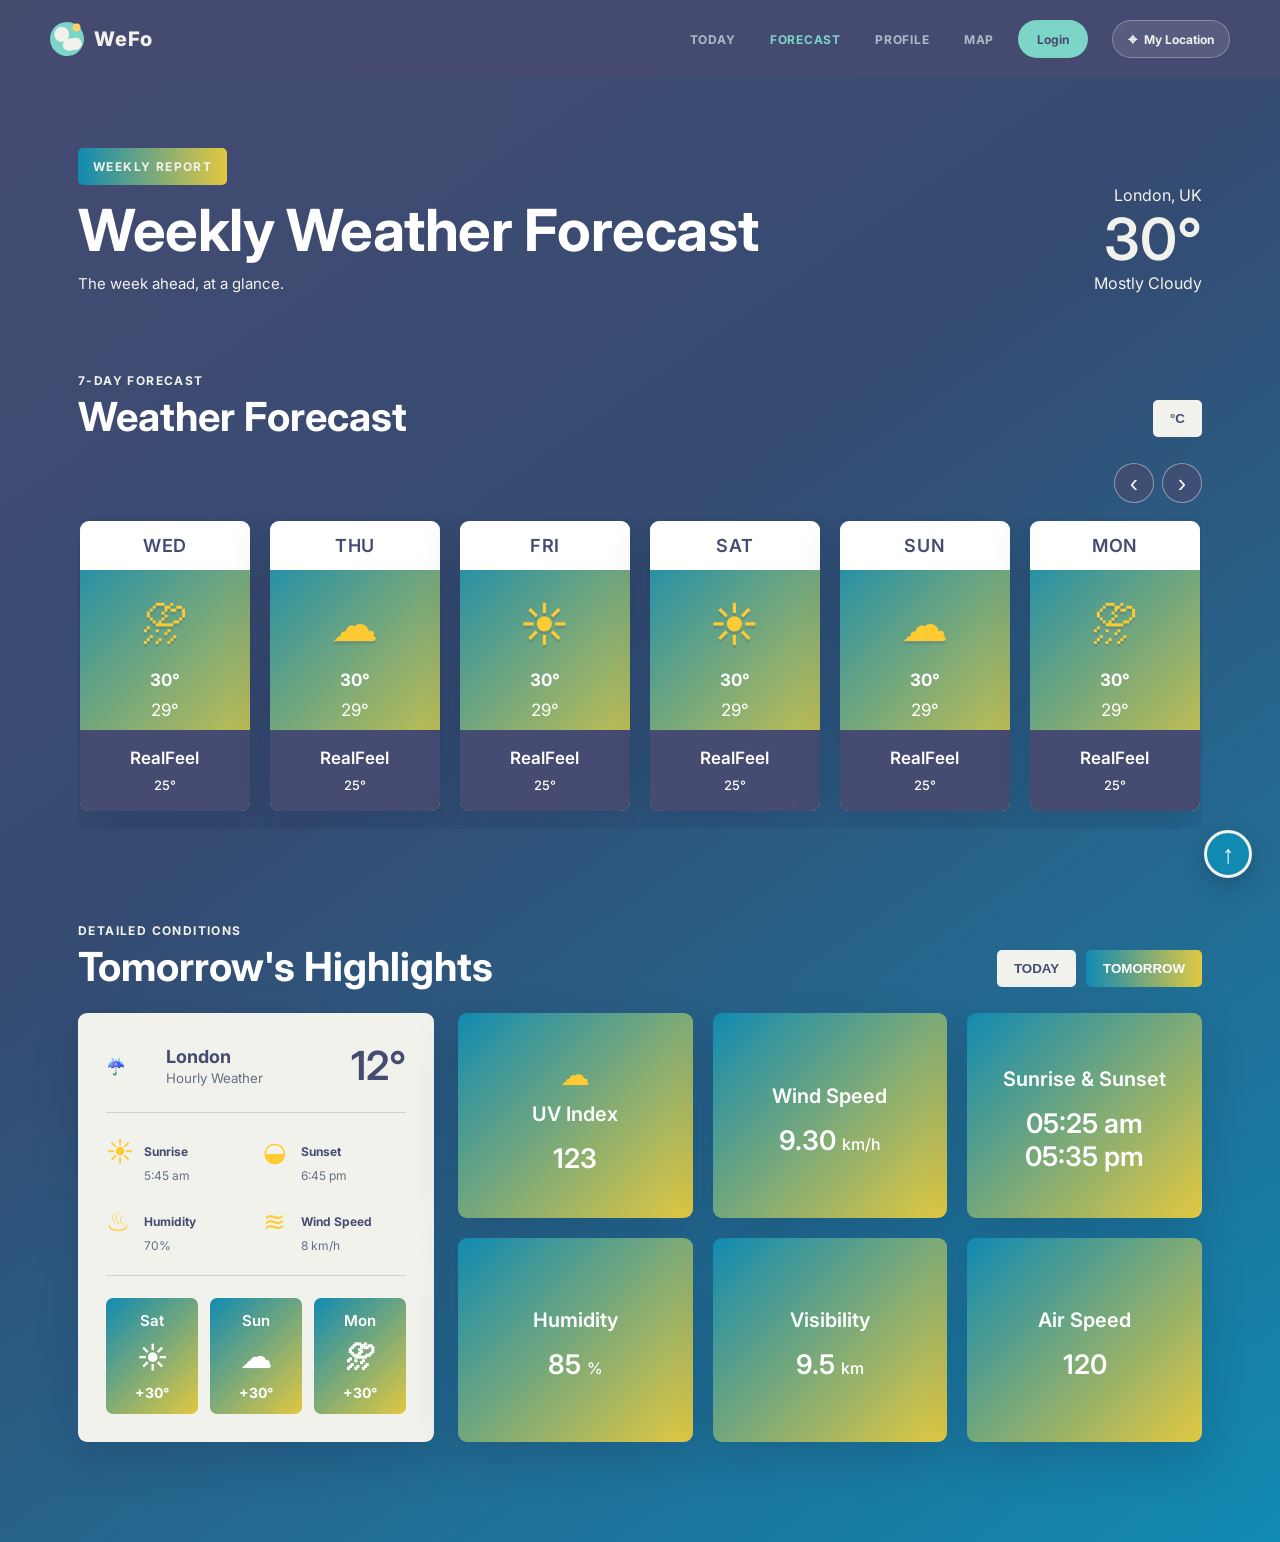
<file: forecast.html>
<!doctype html>
<html lang="en">

<head>
    <meta charset="UTF-8">
    <meta name="viewport" content="width=device-width, initial-scale=1.0">

    <title>WeFo | Weather Forecast</title>

    <link rel="stylesheet" href="forecast.css">
</head>

<body>

    <div class="weather-shell">

        <!-- ================= HEADER ================= -->

        <header class="site-header">

            <a class="brand" href="home.html" aria-label="Weather WeFo home">

                <span class="brand-mark" aria-hidden="true">
                    <span></span>
                </span>

                <span>WeFo</span>

            </a>


            <nav class="main-nav" aria-label="Main navigation">

                <a href="home.html">
                    Today
                </a>

                <a class="active" href="forecast.html">
                    Forecast
                </a>

                <a href="profile.html">
                    Profile
                </a>

                <a href="map.html">
                    Map
                </a>

            </nav>


            <a class="login-button" href="login.html">
                Login
            </a>


            <button class="location-button" type="button">

                <span aria-hidden="true">
                    ⌖
                </span>

                My Location

            </button>

        </header>


        <!-- ================= MAIN ================= -->

        <main id="top" class="page-shell">


            <!-- ================= HERO ================= -->

            <section
                class="hero"
                aria-labelledby="forecast-title"
            >

                <div class="hero-copy">

                    <span class="eyebrow">
                        Weekly Report
                    </span>

                    <h1 id="forecast-title">
                        Weekly Weather Forecast
                    </h1>

                    <p>
                        The week ahead, at a glance.
                    </p>

                </div>


                <div class="hero-meta">

                    <span>
                        London, UK
                    </span>

                    <strong>
                        30°
                    </strong>

                    <span>
                        Mostly Cloudy
                    </span>

                </div>

            </section>



            <!-- ================= WEEKLY FORECAST ================= -->

            <section
                class="forecast-section"
                id="forecast"
                aria-labelledby="weekly-title"
            >

                <div class="section-heading">

                    <div>

                        <span class="section-kicker">
                            7-Day Forecast
                        </span>

                        <h2 id="weekly-title">
                            Weather Forecast
                        </h2>

                    </div>


                    <button
                        class="unit-button"
                        type="button"
                    >
                        °C
                    </button>

                </div>


                <div
                    class="carousel-controls"
                    aria-label="Weekly forecast controls"
                >

                    <button
                        class="carousel-button"
                        type="button"
                        data-direction="prev"
                        aria-label="Previous days"
                    >
                        ‹
                    </button>

                    <button
                        class="carousel-button"
                        type="button"
                        data-direction="next"
                        aria-label="Next days"
                    >
                        ›
                    </button>

                </div>


                <div
                    class="forecast-grid"
                    id="forecast-carousel"
                >


                    <!-- Wednesday -->

                    <article class="forecast-card">

                        <h3>
                            WED
                        </h3>

                        <div class="weather-symbol">
                            ⛈
                        </div>

                        <strong>
                            30°
                        </strong>

                        <span>
                            29°
                        </span>

                        <footer>
                            RealFeel
                            <b>
                                25°
                            </b>
                        </footer>

                    </article>


                    <!-- Thursday -->

                    <article class="forecast-card">

                        <h3>
                            THU
                        </h3>

                        <div class="weather-symbol">
                            ☁
                        </div>

                        <strong>
                            30°
                        </strong>

                        <span>
                            29°
                        </span>

                        <footer>
                            RealFeel
                            <b>
                                25°
                            </b>
                        </footer>

                    </article>


                    <!-- Friday -->

                    <article class="forecast-card">

                        <h3>
                            FRI
                        </h3>

                        <div class="weather-symbol">
                            ☀
                        </div>

                        <strong>
                            30°
                        </strong>

                        <span>
                            29°
                        </span>

                        <footer>
                            RealFeel
                            <b>
                                25°
                            </b>
                        </footer>

                    </article>


                    <!-- Saturday -->

                    <article class="forecast-card">

                        <h3>
                            SAT
                        </h3>

                        <div class="weather-symbol">
                            ☀
                        </div>

                        <strong>
                            30°
                        </strong>

                        <span>
                            29°
                        </span>

                        <footer>
                            RealFeel
                            <b>
                                25°
                            </b>
                        </footer>

                    </article>


                    <!-- Sunday -->

                    <article class="forecast-card">

                        <h3>
                            SUN
                        </h3>

                        <div class="weather-symbol">
                            ☁
                        </div>

                        <strong>
                            30°
                        </strong>

                        <span>
                            29°
                        </span>

                        <footer>
                            RealFeel
                            <b>
                                25°
                            </b>
                        </footer>

                    </article>


                    <!-- Monday -->

                    <article class="forecast-card">

                        <h3>
                            MON
                        </h3>

                        <div class="weather-symbol">
                            ⛈
                        </div>

                        <strong>
                            30°
                        </strong>

                        <span>
                            29°
                        </span>

                        <footer>
                            RealFeel
                            <b>
                                25°
                            </b>
                        </footer>

                    </article>

                </div>

            </section>



            <!-- ================= HIGHLIGHTS ================= -->

            <section
                class="highlights"
                id="insights"
                aria-labelledby="highlights-title"
            >

                <div class="section-heading">

                    <div>

                        <span class="section-kicker">
                            Detailed Conditions
                        </span>

                        <h2 id="highlights-title">
                            Tomorrow's Highlights
                        </h2>

                    </div>


                    <div class="tabs">

                        <button type="button">
                            TODAY
                        </button>

                        <button
                            class="selected"
                            type="button"
                        >
                            TOMORROW
                        </button>

                    </div>

                </div>



                <div class="highlight-layout">


                    <!-- ================= DAILY SUMMARY ================= -->

                    <article class="daily-summary">

                        <div class="summary-top">

                            <div>

                                <span class="weather-symbol small">
                                    ☔
                                </span>

                                <strong>
                                    London
                                </strong>

                                <small>
                                    Hourly Weather
                                </small>

                            </div>

                            <b>
                                12°
                            </b>

                        </div>


                        <hr>


                        <div class="summary-items">

                            <span>

                                ☀

                                <b>
                                    Sunrise
                                </b>

                                <small>
                                    5:45 am
                                </small>

                            </span>


                            <span>

                                ◒

                                <b>
                                    Sunset
                                </b>

                                <small>
                                    6:45 pm
                                </small>

                            </span>


                            <span>

                                ♨

                                <b>
                                    Humidity
                                </b>

                                <small>
                                    70%
                                </small>

                            </span>


                            <span>

                                ≋

                                <b>
                                    Wind Speed
                                </b>

                                <small>
                                    8 km/h
                                </small>

                            </span>

                        </div>


                        <hr>


                        <div class="mini-days">

                            <span>

                                Sat

                                <b>
                                    ☀
                                </b>

                                <strong>
                                    +30°
                                </strong>

                            </span>


                            <span>

                                Sun

                                <b>
                                    ☁
                                </b>

                                <strong>
                                    +30°
                                </strong>

                            </span>


                            <span>

                                Mon

                                <b>
                                    ⛈
                                </b>

                                <strong>
                                    +30°
                                </strong>

                            </span>

                        </div>

                    </article>



                    <!-- ================= METRICS ================= -->

                    <div class="metric-grid">


                        <article>

                            <span>
                                ☁
                            </span>

                            <h3>
                                UV Index
                            </h3>

                            <b>
                                123
                            </b>

                        </article>


                        <article>

                            <h3>
                                Wind Speed
                            </h3>

                            <b>
                                9.30
                                <small>
                                    km/h
                                </small>
                            </b>

                        </article>


                        <article>

                            <h3>
                                Sunrise &amp; Sunset
                            </h3>

                            <b>
                                05:25 am
                                <br>
                                05:35 pm
                            </b>

                        </article>


                        <article>

                            <h3>
                                Humidity
                            </h3>

                            <b>
                                85
                                <small>
                                    %
                                </small>
                            </b>

                        </article>


                        <article>

                            <h3>
                                Visibility
                            </h3>

                            <b>
                                9.5
                                <small>
                                    km
                                </small>
                            </b>

                        </article>


                        <article>

                            <h3>
                                Air Speed
                            </h3>

                            <b>
                                120
                            </b>

                        </article>

                    </div>

                </div>

            </section>

        </main>



        <!-- ================= BACK TO TOP ================= -->

        <button
            class="back-top"
            type="button"
            aria-label="Back to top"
        >
            ↑
        </button>

    </div>
</body>

</html>
</file>
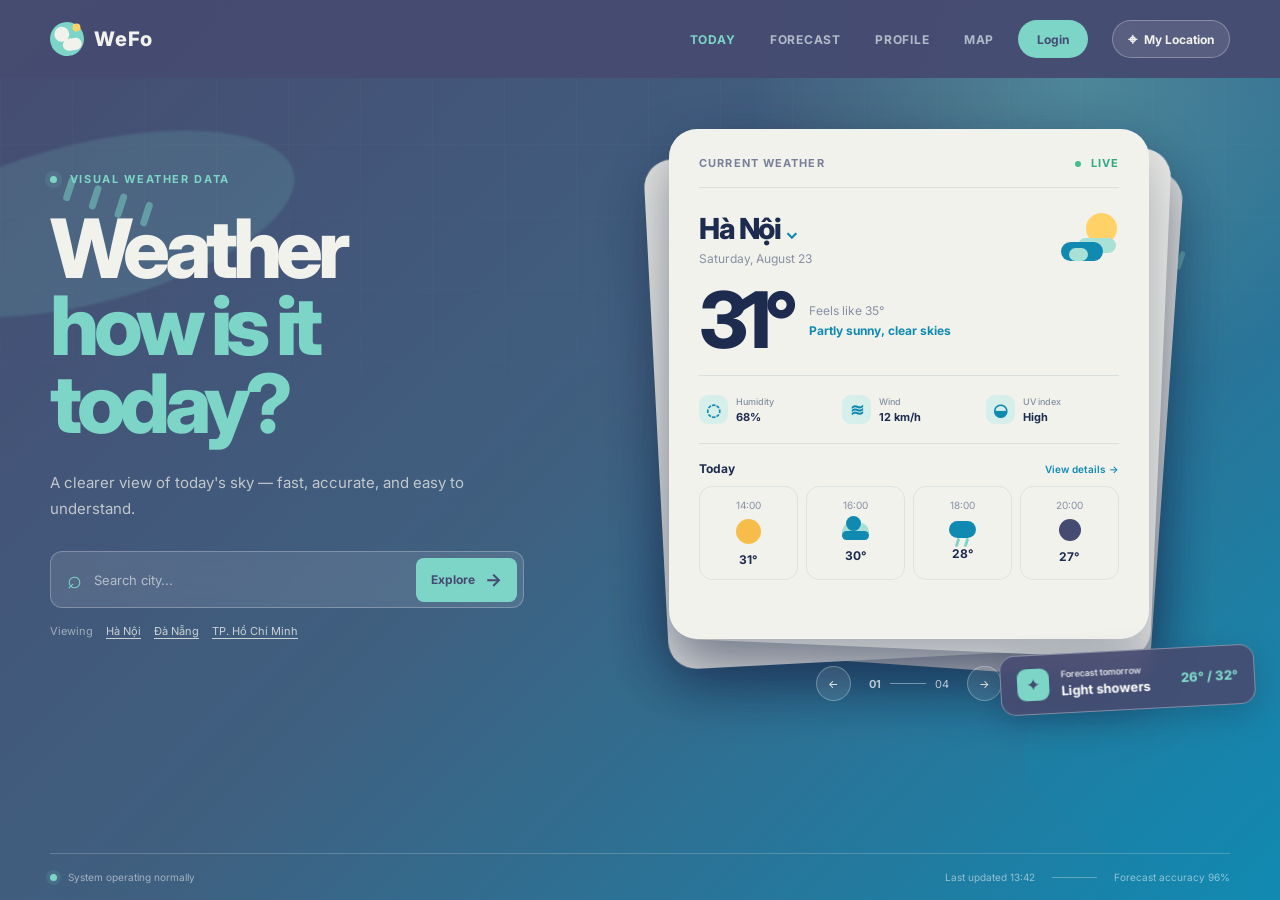
<file: home.html>
<!DOCTYPE html>
<html lang="en">

<head>

    <meta charset="UTF-8">

    <meta
        name="viewport"
        content="width=device-width, initial-scale=1.0"
    >

    <title>WeFo | Today</title>

    <link rel="stylesheet" href="home.css">

</head>


<body>

<div class="weather-shell">

    <div class="ambient ambient-one" aria-hidden="true"></div>
    <div class="ambient ambient-two" aria-hidden="true"></div>


    <div class="rain rain-one" aria-hidden="true">
        <i></i>
        <i></i>
        <i></i>
        <i></i>
    </div>


    <div class="rain rain-two" aria-hidden="true">
        <i></i>
        <i></i>
        <i></i>
    </div>



    <!-- ================= HEADER / TASKBAR ================= -->

    <header class="site-header">

        <a
            class="brand"
            href="home.html"
            aria-label="Weather WeFo home"
        >

            <span
                class="brand-mark"
                aria-hidden="true"
            >
                <span></span>
            </span>

            <span>
                WeFo
            </span>

        </a>


        <nav
            class="main-nav"
            aria-label="Main navigation"
        >

            <a
                class="active"
                href="home.html"
            >
                Today
            </a>

            <a href="forecast.html">
                Forecast
            </a>

            <a href="profile.html">
                Profile
            </a>

            <a href="map.html">
                Map
            </a>

        </nav>


        <a
            class="login-button"
            href="login.html"
        >
            Login
        </a>


        <button
            class="location-button"
            type="button"
            id="location-button"
        >

            <span aria-hidden="true">
                ⌖
            </span>

            My Location

        </button>

    </header>



    <!-- ================= MAIN ================= -->

    <main
        id="top"
        class="hero"
    >


        <!-- ================= LEFT CONTENT ================= -->

        <section
            class="hero-copy"
            aria-labelledby="hero-title"
        >

            <p class="eyebrow">

                <span class="eyebrow-dot"></span>

                Visual Weather Data

            </p>


            <h1 id="hero-title">

                Weather<br>

                <em>
                    how is it today?
                </em>

            </h1>


            <p class="hero-description">

                A clearer view of today's sky —
                fast, accurate, and easy to understand.

            </p>



            <!-- ================= SEARCH ================= -->

            <form
                class="search-form"
                id="search-form"
            >

                <span
                    class="search-icon"
                    aria-hidden="true"
                >
                    ⌕
                </span>


                <label
                    class="sr-only"
                    for="city"
                >
                    Search city
                </label>


                <input
                    id="city"
                    name="city"
                    type="text"
                    placeholder="Search city..."
                    autocomplete="off"
                >


                <button type="submit">

                    Explore

                    <span aria-hidden="true">
                        →
                    </span>

                </button>

            </form>



            <!-- ================= QUICK CITIES ================= -->

            <div
                class="quick-cities"
                aria-label="Popular cities"
            >

                <span>
                    Viewing
                </span>


                <button
                    type="button"
                    data-city="Hà Nội"
                >
                    Hà Nội
                </button>


                <button
                    type="button"
                    data-city="Đà Nẵng"
                >
                    Đà Nẵng
                </button>


                <button
                    type="button"
                    data-city="TP. Hồ Chí Minh"
                >
                    TP. Hồ Chí Minh
                </button>

            </div>

        </section>



        <!-- ================= WEATHER CAROUSEL ================= -->

        <section
            class="weather-visual"
            id="forecast"
            aria-label="Weather list"
        >

            <div class="card-stack">


                <!-- ================= CARD 1 ================= -->

                <article
                    class="weather-card is-active"
                    data-city="Hà Nội"
                >

                    <div class="card-topline">

                        <span>
                            Current weather
                        </span>


                        <span class="live">

                            <i></i>

                            Live

                        </span>

                    </div>



                    <div class="place-row">

                        <div>

                            <p class="place">

                                Hà Nội

                                <span aria-hidden="true">
                                    ⌄
                                </span>

                            </p>


                            <p class="date">
                                Saturday, August 23
                            </p>

                        </div>


                        <div
                            class="weather-icon sun-cloud"
                            aria-label="Partly sunny"
                        >
                            <span></span>
                        </div>

                    </div>



                    <div class="temperature-row">

                        <strong>
                            31°
                        </strong>


                        <div>

                            <p>
                                Feels like 35°
                            </p>


                            <p class="condition">
                                Partly sunny, clear skies
                            </p>

                        </div>

                    </div>



                    <div class="metrics">


                        <div>

                            <span class="metric-icon">
                                ◌
                            </span>


                            <p>

                                <b>
                                    Humidity
                                </b>

                                <strong>
                                    68%
                                </strong>

                            </p>

                        </div>



                        <div>

                            <span class="metric-icon">
                                ≋
                            </span>


                            <p>

                                <b>
                                    Wind
                                </b>

                                <strong>
                                    12 km/h
                                </strong>

                            </p>

                        </div>



                        <div>

                            <span class="metric-icon">
                                ◒
                            </span>


                            <p>

                                <b>
                                    UV index
                                </b>

                                <strong>
                                    High
                                </strong>

                            </p>

                        </div>

                    </div>



                    <div class="hourly-heading">

                        <span>
                            Today
                        </span>


                        <a href="forecast.html">
                            View details →
                        </a>

                    </div>



                    <div class="hourly-list">

                        <div>

                            <span>
                                14:00
                            </span>

                            <b class="mini-sun"></b>

                            <strong>
                                31°
                            </strong>

                        </div>


                        <div>

                            <span>
                                16:00
                            </span>

                            <b class="mini-cloud"></b>

                            <strong>
                                30°
                            </strong>

                        </div>


                        <div>

                            <span>
                                18:00
                            </span>

                            <b class="mini-rain"></b>

                            <strong>
                                28°
                            </strong>

                        </div>


                        <div>

                            <span>
                                20:00
                            </span>

                            <b class="mini-moon"></b>

                            <strong>
                                27°
                            </strong>

                        </div>

                    </div>

                </article>



                <!-- ================= CARD 2 ================= -->

                <article
                    class="weather-card"
                    data-city="Đà Nẵng"
                >

                    <div class="card-topline">

                        <span>
                            Current weather
                        </span>


                        <span class="live">

                            <i></i>

                            Live

                        </span>

                    </div>



                    <div class="place-row">

                        <div>

                            <p class="place">

                                Đà Nẵng

                                <span aria-hidden="true">
                                    ⌄
                                </span>

                            </p>


                            <p class="date">
                                Saturday, August 23
                            </p>

                        </div>


                        <div
                            class="weather-icon sun-cloud"
                            aria-label="Partly sunny"
                        >
                            <span></span>
                        </div>

                    </div>



                    <div class="temperature-row">

                        <strong>
                            33°
                        </strong>


                        <div>

                            <p>
                                Feels like 37°
                            </p>


                            <p class="condition">
                                Sunny, clear skies
                            </p>

                        </div>

                    </div>



                    <div class="metrics">

                        <div>

                            <span class="metric-icon">
                                ◌
                            </span>


                            <p>

                                <b>
                                    Humidity
                                </b>

                                <strong>
                                    62%
                                </strong>

                            </p>

                        </div>


                        <div>

                            <span class="metric-icon">
                                ≋
                            </span>


                            <p>

                                <b>
                                    Wind
                                </b>

                                <strong>
                                    15 km/h
                                </strong>

                            </p>

                        </div>


                        <div>

                            <span class="metric-icon">
                                ◒
                            </span>


                            <p>

                                <b>
                                    UV index
                                </b>

                                <strong>
                                    Very High
                                </strong>

                            </p>

                        </div>

                    </div>



                    <div class="hourly-heading">

                        <span>
                            Today
                        </span>


                        <a href="forecast.html">
                            View details →
                        </a>

                    </div>



                    <div class="hourly-list">

                        <div>

                            <span>
                                14:00
                            </span>

                            <b class="mini-sun"></b>

                            <strong>
                                33°
                            </strong>

                        </div>


                        <div>

                            <span>
                                16:00
                            </span>

                            <b class="mini-sun"></b>

                            <strong>
                                32°
                            </strong>

                        </div>


                        <div>

                            <span>
                                18:00
                            </span>

                            <b class="mini-cloud"></b>

                            <strong>
                                30°
                            </strong>

                        </div>


                        <div>

                            <span>
                                20:00
                            </span>

                            <b class="mini-moon"></b>

                            <strong>
                                28°
                            </strong>

                        </div>

                    </div>

                </article>



                <!-- ================= CARD 3 ================= -->

                <article
                    class="weather-card"
                    data-city="TP. Hồ Chí Minh"
                >

                    <div class="card-topline">

                        <span>
                            Current weather
                        </span>


                        <span class="live">

                            <i></i>

                            Live

                        </span>

                    </div>



                    <div class="place-row">

                        <div>

                            <p class="place">

                                TP. Hồ Chí Minh

                                <span aria-hidden="true">
                                    ⌄
                                </span>

                            </p>


                            <p class="date">
                                Saturday, August 23
                            </p>

                        </div>


                        <div
                            class="weather-icon sun-cloud"
                            aria-label="Cloudy"
                        >
                            <span></span>
                        </div>

                    </div>



                    <div class="temperature-row">

                        <strong>
                            30°
                        </strong>


                        <div>

                            <p>
                                Feels like 34°
                            </p>


                            <p class="condition">
                                Cloudy, chance of rain
                            </p>

                        </div>

                    </div>



                    <div class="metrics">

                        <div>

                            <span class="metric-icon">
                                ◌
                            </span>


                            <p>

                                <b>
                                    Humidity
                                </b>

                                <strong>
                                    76%
                                </strong>

                            </p>

                        </div>


                        <div>

                            <span class="metric-icon">
                                ≋
                            </span>


                            <p>

                                <b>
                                    Wind
                                </b>

                                <strong>
                                    10 km/h
                                </strong>

                            </p>

                        </div>


                        <div>

                            <span class="metric-icon">
                                ◒
                            </span>


                            <p>

                                <b>
                                    UV index
                                </b>

                                <strong>
                                    High
                                </strong>

                            </p>

                        </div>

                    </div>



                    <div class="hourly-heading">

                        <span>
                            Today
                        </span>


                        <a href="forecast.html">
                            View details →
                        </a>

                    </div>



                    <div class="hourly-list">

                        <div>

                            <span>
                                14:00
                            </span>

                            <b class="mini-cloud"></b>

                            <strong>
                                30°
                            </strong>

                        </div>


                        <div>

                            <span>
                                16:00
                            </span>

                            <b class="mini-rain"></b>

                            <strong>
                                29°
                            </strong>

                        </div>


                        <div>

                            <span>
                                18:00
                            </span>

                            <b class="mini-rain"></b>

                            <strong>
                                28°
                            </strong>

                        </div>


                        <div>

                            <span>
                                20:00
                            </span>

                            <b class="mini-moon"></b>

                            <strong>
                                27°
                            </strong>

                        </div>

                    </div>

                </article>



                <!-- ================= CARD 4 ================= -->

                <article
                    class="weather-card"
                    data-city="Tokyo"
                >

                    <div class="card-topline">

                        <span>
                            Current weather
                        </span>


                        <span class="live">

                            <i></i>

                            Live

                        </span>

                    </div>



                    <div class="place-row">

                        <div>

                            <p class="place">

                                Tokyo

                                <span aria-hidden="true">
                                    ⌄
                                </span>

                            </p>


                            <p class="date">
                                Saturday, August 23
                            </p>

                        </div>


                        <div
                            class="weather-icon sun-cloud"
                            aria-label="Partly sunny"
                        >
                            <span></span>
                        </div>

                    </div>



                    <div class="temperature-row">

                        <strong>
                            29°
                        </strong>


                        <div>

                            <p>
                                Feels like 32°
                            </p>


                            <p class="condition">
                                Mostly cloudy, dry
                            </p>

                        </div>

                    </div>



                    <div class="metrics">

                        <div>

                            <span class="metric-icon">
                                ◌
                            </span>


                            <p>

                                <b>
                                    Humidity
                                </b>

                                <strong>
                                    58%
                                </strong>

                            </p>

                        </div>


                        <div>

                            <span class="metric-icon">
                                ≋
                            </span>


                            <p>

                                <b>
                                    Wind
                                </b>

                                <strong>
                                    9 km/h
                                </strong>

                            </p>

                        </div>


                        <div>

                            <span class="metric-icon">
                                ◒
                            </span>


                            <p>

                                <b>
                                    UV index
                                </b>

                                <strong>
                                    Moderate
                                </strong>

                            </p>

                        </div>

                    </div>



                    <div class="hourly-heading">

                        <span>
                            Today
                        </span>


                        <a href="forecast.html">
                            View details →
                        </a>

                    </div>



                    <div class="hourly-list">

                        <div>

                            <span>
                                14:00
                            </span>

                            <b class="mini-sun"></b>

                            <strong>
                                29°
                            </strong>

                        </div>


                        <div>

                            <span>
                                16:00
                            </span>

                            <b class="mini-cloud"></b>

                            <strong>
                                28°
                            </strong>

                        </div>


                        <div>

                            <span>
                                18:00
                            </span>

                            <b class="mini-cloud"></b>

                            <strong>
                                26°
                            </strong>

                        </div>


                        <div>

                            <span>
                                20:00
                            </span>

                            <b class="mini-moon"></b>

                            <strong>
                                25°
                            </strong>

                        </div>

                    </div>

                </article>

            </div>



            <!-- ================= CAROUSEL CONTROLS ================= -->

            <div class="carousel-controls">

                <button
                    type="button"
                    class="carousel-prev"
                    aria-label="Previous weather"
                >
                    ←
                </button>


                <span>

                    <b id="carousel-current">
                        01
                    </b>

                    <i></i>

                    04

                </span>


                <button
                    type="button"
                    class="carousel-next"
                    aria-label="Next weather"
                >
                    →
                </button>

            </div>



            <!-- ================= TOMORROW FORECAST ================= -->

            <div class="forecast-pill">

                <span class="pill-icon">
                    ✦
                </span>


                <div>

                    <small>
                        Forecast tomorrow
                    </small>

                    <strong>
                        Light showers
                    </strong>

                </div>


                <b>
                    26° / 32°
                </b>

            </div>

        </section>

    </main>



    <!-- ================= FOOTER ================= -->

    <footer class="bottom-bar">

        <p>

            <span class="pulse"></span>

            System operating normally

        </p>


        <div>

            <span>
                Last updated 13:42
            </span>


            <span class="footer-line"></span>


            <span>
                Forecast accuracy 96%
            </span>

        </div>

    </footer>

</div>

</body>

</html>
</file>
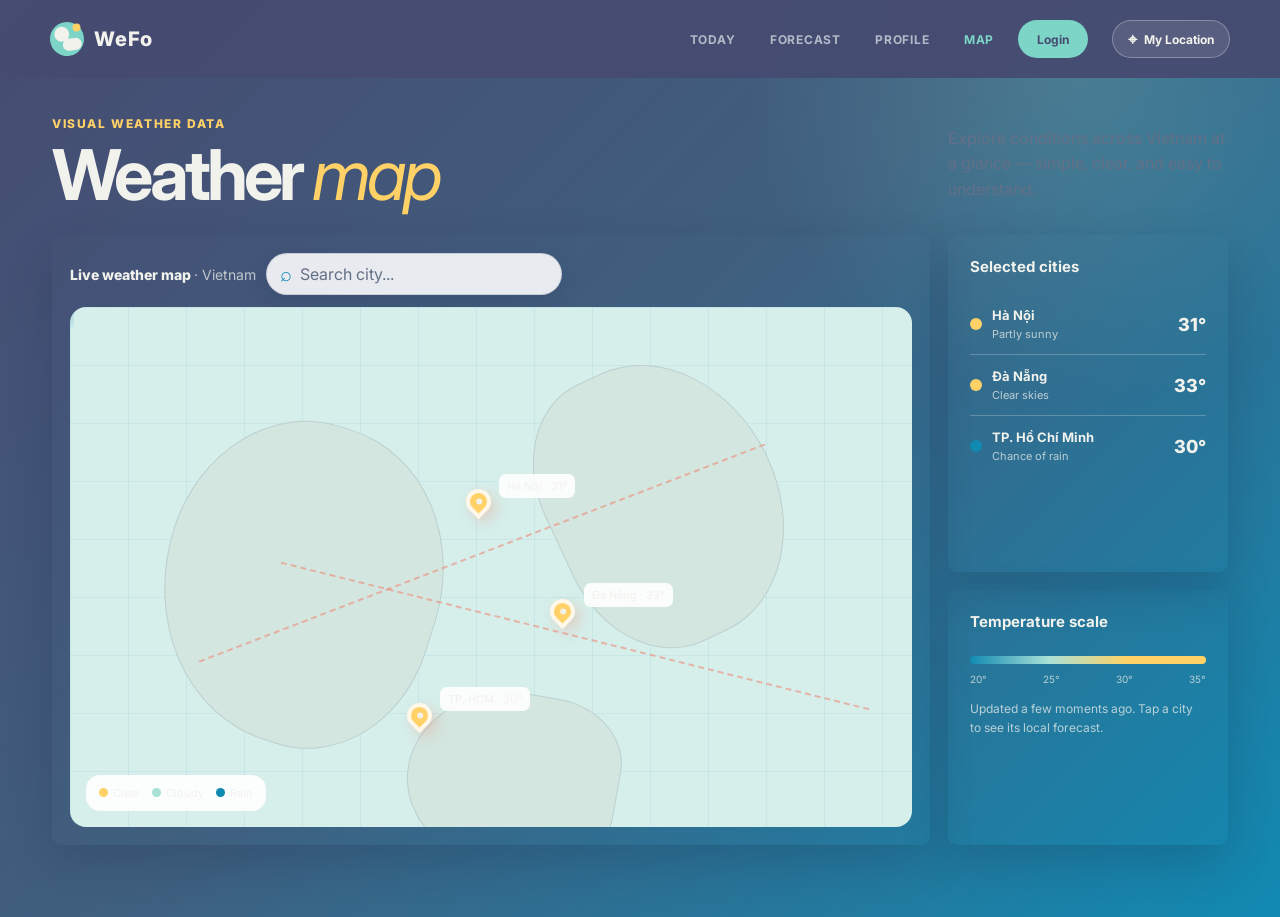
<file: map.html>
<!DOCTYPE html>
<html lang="en">

<head>
    <meta charset="UTF-8">
    <meta name="viewport" content="width=device-width, initial-scale=1.0">
    <title>WeFo | Map</title>
    <link rel="stylesheet" href="map.css">
</head>

<body>
    <div class="weather-shell">
        <header class="site-header">
                <a class="brand" href="home.html" aria-label="Weather WeFo home"><span class="brand-mark"
                    aria-hidden="true"><span></span></span><span>WeFo</span></a>
            <nav class="main-nav" aria-label="Main navigation">
                <a href="home.html">Today</a><a href="forecast.html">Forecast</a><a href="profile.html">Profile</a><a
                    class="active" href="map.html">Map</a>
            </nav>
            <a class="login-button" href="login.html">Login</a>
            <button class="location-button" type="button" id="location-button">
                <span aria-hidden="true">⌖</span>
                My Location
            </button>
        </header>

        <main>
            <section class="intro" aria-labelledby="map-title">
                <div>
                    <p class="eyebrow">Visual weather data</p>
                    <h1 id="map-title">Weather <em>map</em></h1>
                </div>
                <p class="intro-copy">Explore conditions across Vietnam at a glance — simple, clear, and easy to
                    understand.</p>
            </section>

            <div class="map-layout">
                <section class="map-card" aria-label="Bản đồ thời tiết Việt Nam">
                    <div class="map-toolbar">
                        <div class="map-title">Live weather map <span>· Vietnam</span></div>
                        <label class="map-search">
                            <span aria-hidden="true">⌕</span>
                            <input class="search" type="search" placeholder="Search city..." aria-label="Search city">
                        </label>
                    </div>
                    <div class="map-art" aria-hidden="true">
                        <div class="grid-lines"></div>
                        <div class="land one"></div>
                        <div class="land two"></div>
                        <div class="land three"></div>
                        <div class="route one"></div>
                        <div class="route two"></div>
                        <span class="pin hanoi"></span><span class="pin danang"></span><span class="pin hcm"></span>
                        <span class="map-label label-hanoi">Hà Nội · 31°</span><span class="map-label label-danang">Đà
                            Nẵng · 33°</span><span class="map-label label-hcm">TP. HCM · 30°</span>
                        <div class="legend"><span><i class="clear"></i>Clear</span><span><i
                                    class="cloud"></i>Cloudy</span><span><i class="rain"></i>Rain</span></div>
                    </div>
                </section>

                <aside class="side-stack" aria-label="Thông tin thời tiết">
                    <section class="side-card">
                        <h2>Selected cities</h2>
                        <div class="city"><i class="weather-dot sun"></i>
                            <div class="city-info"><span class="city-name">Hà Nội</span><span
                                    class="city-condition">Partly sunny</span></div><strong class="degree">31°</strong>
                        </div>
                        <div class="city"><i class="weather-dot sun"></i>
                            <div class="city-info"><span class="city-name">Đà Nẵng</span><span
                                    class="city-condition">Clear skies</span></div><strong class="degree">33°</strong>
                        </div>
                        <div class="city"><i class="weather-dot rain"></i>
                            <div class="city-info"><span class="city-name">TP. Hồ Chí Minh</span><span
                                    class="city-condition">Chance of rain</span></div><strong
                                class="degree">30°</strong>
                        </div>
                    </section>
                    <section class="side-card">
                        <h2>Temperature scale</h2>
                        <div class="scale"></div>
                        <div class="scale-labels"><span>20°</span><span>25°</span><span>30°</span><span>35°</span></div>
                        <p class="note">Updated a few moments ago. Tap a city to see its local forecast.</p>
                    </section>
                </aside>
            </div>
        </main>
    </div>


</body>

</html>
</file>
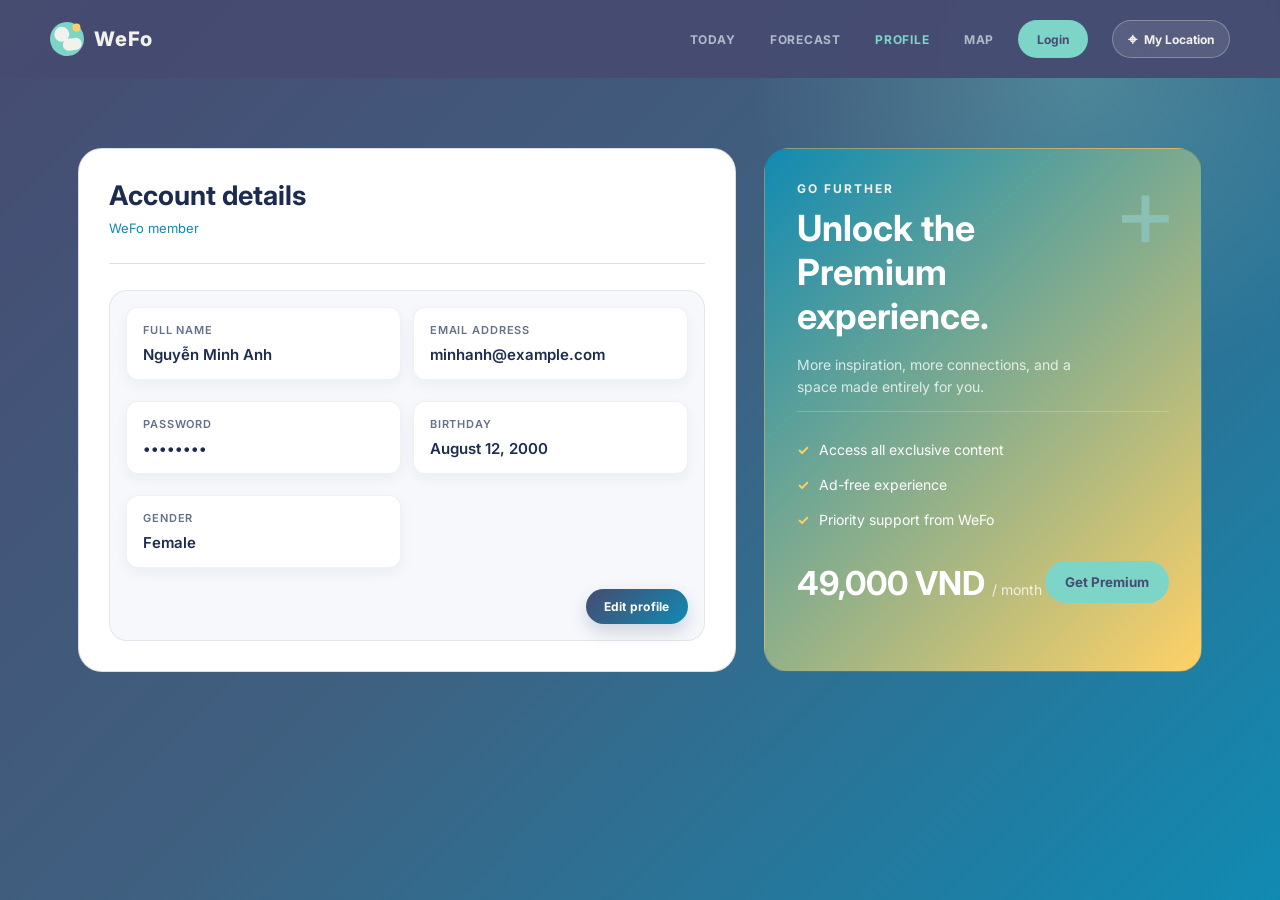
<file: profile.html>
<!DOCTYPE html>
<html lang="en">

<head>
    <meta charset="UTF-8">
    <meta name="viewport" content="width=device-width, initial-scale=1.0">
    <title>WeFo | Profile</title>
    <link rel="stylesheet" href="profile.css">
</head>

<body>
    <div class="weather-shell">
        <header class="site-header">
            <a class="brand" href="home.html" aria-label="Weather WeFo home">
                <span class="brand-mark" aria-hidden="true"><span></span></span>
                <span>WeFo</span>
            </a>
            <nav class="main-nav" aria-label="Main navigation">
                <a href="home.html">Today</a>
                <a href="forecast.html">Forecast</a>
                <a class="active" href="profile.html">Profile</a>
                <a href="map.html">Map</a>
            </nav>
            <a class="login-button" href="login.html">Login</a>
            <button class="location-button" type="button">
                <span aria-hidden="true">⌖</span>
                My Location
            </button>
        </header>
        <main class="page">
            <div class="layout">
                <section id="profile">
                    <article class="profile-card">
                        <div class="profile-head">
                            <div>
                                <h2>Account details</h2><span class="status">WeFo member</span>
                            </div>
                        </div>
                        <div class="details">
                            <div><span class="label">Full name</span><span class="value">Nguyễn Minh Anh</span></div>
                            <div><span class="label">Email address</span><span class="value">minhanh@example.com</span></div>
                            <div><span class="label">Password</span><span class="value">••••••••</span></div>
                            <div><span class="label">Birthday</span><span class="value">August 12, 2000</span></div>
                            <div><span class="label">Gender</span><span class="value">Female</span></div>
                            <button class="edit-button" type="button">Edit profile</button>
                        </div>
                    </article>
                </section>
                <aside id="premium" class="premium-card">
                    <p class="eyebrow">Go further</p>
                    <h2>Unlock the Premium experience.</h2>
                    <p class="premium-copy">More inspiration, more connections, and a space made entirely for you.</p>
                    <ul class="benefits">
                        <li>Access all exclusive content</li>
                        <li>Ad-free experience</li>
                        <li>Priority support from WeFo</li>
                    </ul>
                    <div class="price-row">
                        <div class="price">49,000 VND <small>/ month</small></div><button id="premiumButton"
                            type="button">Get Premium</button>
                    </div>
                    <p id="premiumNote" class="note" role="status"></p>
                </aside>
            </div>
        </main>
    </div>
    <script>document.getElementById('premiumButton').addEventListener('click', function () { this.textContent = 'Activated'; this.disabled = true; document.getElementById('premiumNote').textContent = 'Premium has been activated for your account.'; });</script>

</body>

</html>
</file>
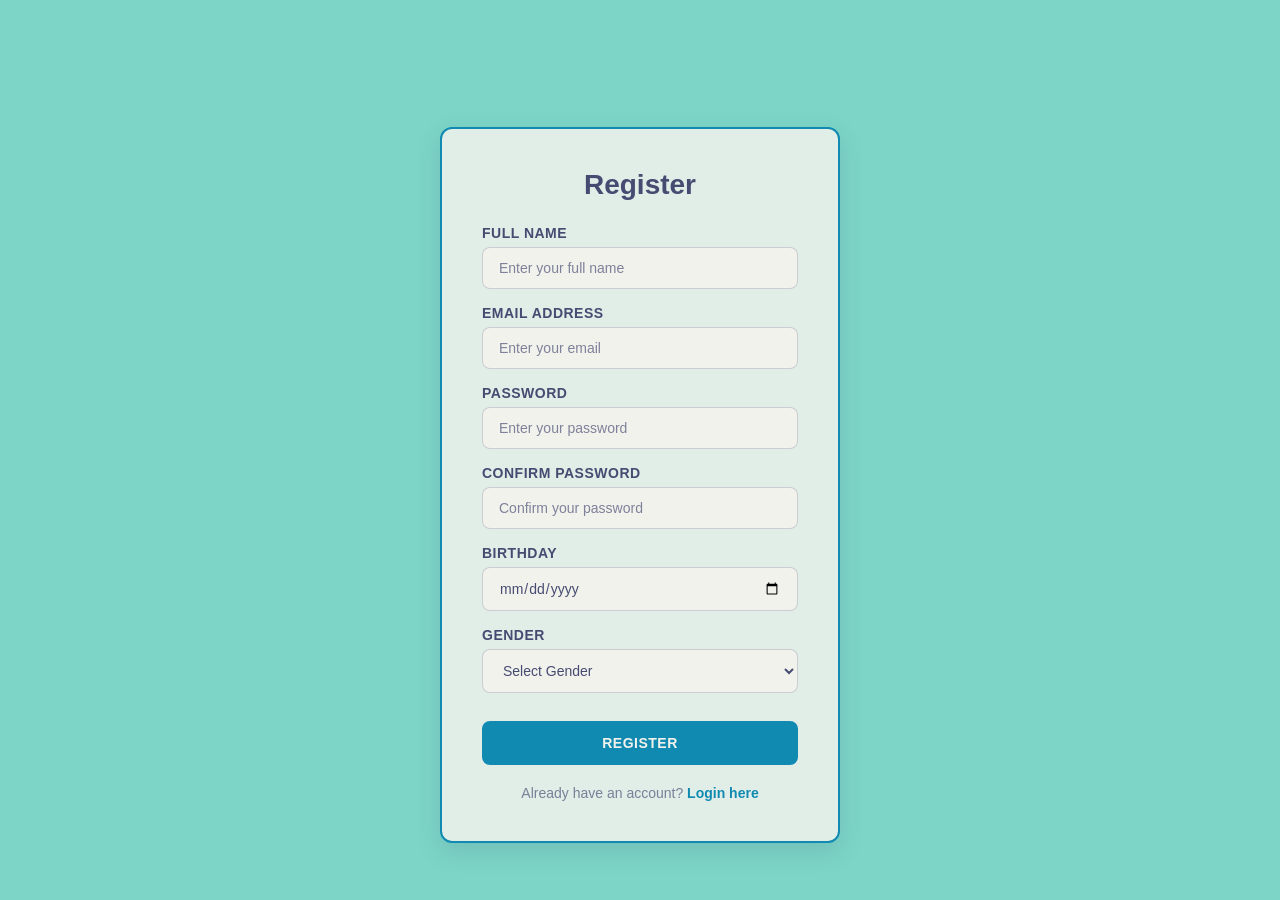
<file: register.html>
<!DOCTYPE html>
<html lang="en">

<head>
    <meta charset="UTF-8">
    <meta name="viewport" content="width=device-width, initial-scale=1.0">
    <title>WeFo | Register</title>
    <link rel="stylesheet" href="register.css">
    <link rel="icon" href="images/weather icon.png">
</head>

<body>
    <!-- REGISTER CARD -->
    <div class="card">
        <div class="form-container">
            <h2>Register</h2>
            <form id="registerForm" class="form">

                <div class="field">
                    <label for="txt_name">Full Name</label>
                    <input id="txt_name" type="text" placeholder="Enter your full name" required>
                </div>

                <div class="field">
                    <label for="txt_email">Email Address</label>
                    <input id="txt_email" type="email" placeholder="Enter your email" required>
                </div>

                <div class="field">
                    <label for="txt_password">Password</label>
                    <input id="txt_password" type="password" placeholder="Enter your password" required>
                </div>

                <div class="field">
                    <label for="txt_confirm_password">Confirm Password</label>
                    <input id="txt_confirm_password" type="password" placeholder="Confirm your password" required>
                </div>

                <div class="field">
                    <label for="txt_birthday">Birthday</label>
                    <input id="txt_birthday" type="date" required>
                </div>

                <div class="field">
                    <label for="txt_gender">Gender</label>
                    <select id="txt_gender" required>
                        <option value="">Select Gender</option>
                        <option value="Male">Male</option>
                        <option value="Female">Female</option>
                        <option value="Other">Other</option>
                    </select>
                </div>

                <div class="actions">
                    <button type="submit" class="register-btn">Register</button>
                </div>

            </form>

            <div class="login-link">
                <p>Already have an account? <a href="login.html">Login here</a></p>
            </div>
        </div>
    </div>
</body>

</html>
</file>
<file: forecast.css>
@import url('https://fonts.googleapis.com/css2?family=Inter:wght@400;500;600;700;800&display=swap');


/* =========================================================
   VARIABLES
========================================================= */

:root {

    --navy: #464B71;
    --navy-dark: #343958;

    --blue: #118AB2;
    --mint: #7CD5C7;

    --cream: #F2F2ED;
    --white: #FFFFFF;

    --yellow: #E2C841;
    --yellow-light: #FFCA32;

    --text-muted: #647087;

    --shadow:
        0 18px 45px rgba(20, 31, 58, .20);

    --header-height: 78px;

}


/* =========================================================
   RESET
========================================================= */

* {
    box-sizing: border-box;
}


html {
    scroll-behavior: smooth;
}


body {

    margin: 0;

    color: var(--white);

    font-family: Inter, sans-serif;

    background:
        linear-gradient(
            145deg,
            var(--navy) 0%,
            #344B72 42%,
            var(--blue) 100%
        );

    min-height: 100vh;

}


/* =========================================================
   WEATHER SHELL
========================================================= */

.weather-shell {

    min-height: 100vh;

    position: relative;

}


/* =========================================================
   FIXED HEADER
========================================================= */

.site-header {
    position: fixed;
    top: 0;
    left: 0;
    z-index: 1000;
    width: 100%;
    min-height: var(--header-height);
    margin: 0;
    padding: 18px max(28px, calc((100% - 1180px) / 2));
    display: flex;
    align-items: center;
    flex-wrap: nowrap;
    gap: 24px;
    background: rgba(70, 75, 113, .96);
}


/* =========================================================
   BRAND
========================================================= */

.brand {
    display: flex;
    align-items: center;
    gap: 10px;
    flex: 0 0 auto;
    color: var(--cream);
    font-family: Inter, sans-serif;
    font-size: 20px;
    font-weight: 800;
    letter-spacing: .04em;
    text-decoration: none;
    white-space: nowrap;
}


/* =========================================================
   BRAND MARK
========================================================= */

.brand-mark {
    position: relative;
    display: grid;
    place-items: center;
    width: 34px;
    height: 34px;
    flex: 0 0 34px;
    border-radius: 50%;
    color: var(--navy);
    background: var(--mint);
    transform: rotate(-8deg);
}


.brand-mark::before {

    content: "";

    position: absolute;

    width: 15px;
    height: 15px;
    top: 4px;
    left: 5px;

    border-radius: 50%;

    background: var(--cream);

}

.brand-mark::after {
    content: "";
    position: absolute;
    width: 19px;
    height: 12px;
    right: 3px;
    bottom: 5px;
    border-radius: 999px;
    background: var(--cream);
}


.brand-mark span {

    position: absolute;

    width: 8px;
    height: 8px;
    top: 3px;
    right: 2px;

    border-radius: 50%;

    background: #FFD166;

    z-index: 2;

}


/* =========================================================
   MAIN NAVIGATION
========================================================= */

.main-nav {
    display: flex;
    align-items: center;
    justify-content: flex-end;
    gap: clamp(18px, 2.7vw, 38px);
    min-width: 0;
    flex: 1 1 auto;
    margin-left: auto;
}


.main-nav a {
    flex: 0 0 auto;
    color: #DFE9ED;
    opacity: .70;
    font-size: 12px;
    font-weight: 700;
    letter-spacing: .06em;
    text-transform: uppercase;
    text-decoration: none;
    white-space: nowrap;
    transition: color .2s ease, opacity .2s ease;
}


.main-nav a:hover {

    color: var(--mint);

    opacity: 1;

}


.main-nav a.active {

    color: var(--mint);

    opacity: 1;

    font-weight: 700;

}


/* =========================================================
   LOGIN BUTTON
========================================================= */

.login-button {
    display: flex;
    align-items: center;
    justify-content: center;
    height: 38px;
    padding: 0 18px;
    flex: 0 0 auto;
    border: 1px solid rgba(124, 213, 199, .65);
    border-radius: 999px;
    color: var(--navy);
    background: var(--mint);
    font-size: 12px;
    font-weight: 700;
    text-decoration: none;
    white-space: nowrap;
    transition: background .2s ease, transform .2s ease;
}


.login-button:hover {

    background: #A9E1D7;
    transform: translateY(-1px);

}


/* =========================================================
   LOCATION BUTTON
========================================================= */

.location-button {
    display: flex;
    align-items: center;
    justify-content: center;
    gap: 7px;
    height: 38px;
    padding: 0 15px;
    flex: 0 0 auto;
    border: 1px solid rgba(255, 255, 255, .28);
    border-radius: 999px;
    color: var(--cream);
    background: rgba(255, 255, 255, .10);
    font-family: inherit;
    font-size: 12px;
    font-weight: 700;
    cursor: pointer;
    white-space: nowrap;
    transition: background .2s ease, border-color .2s ease, transform .2s ease;
}


.location-button:hover {

    border-color: rgba(124, 213, 199, .65);
    background: rgba(124, 213, 199, .20);
    transform: translateY(-1px);

}


.location-button span {

    font-size: 16px;

}


/* =========================================================
   MAIN PAGE
========================================================= */

.page-shell {

    width: 100%;

    max-width: 1180px;

    margin: 0 auto;

    padding:
        calc(var(--header-height) + 70px)
        28px
        100px;

}


/* =========================================================
   HERO
========================================================= */

.hero {

    display: flex;

    justify-content: space-between;

    align-items: flex-end;

    gap: 40px;

    margin-bottom: 76px;

}


.hero-copy {

    max-width: 700px;

}


.eyebrow,
.section-kicker {

    color: var(--cream);

    font-size: 12px;

    text-transform: uppercase;

    letter-spacing: 1.4px;

    font-weight: 700;

}


.eyebrow {

    display: inline-block;

    padding: 11px 15px;

    border-radius: 5px;

    background:
        linear-gradient(
            90deg,
            var(--blue),
            var(--yellow)
        );

}


.hero h1,
h2 {

    font-family:
        Inter,
        sans-serif;

    line-height: 1;

}


.hero h1 {

    margin: 16px 0 0;

    font-size: 58px;

    letter-spacing: -.5px;

}


.hero p {

    margin: 15px 0 0;

    color: var(--cream);

    font-size: 15px;

}


.hero-meta {

    display: flex;

    flex-direction: column;

    align-items: flex-end;

    gap: 5px;

    color: var(--cream);

}


.hero-meta strong {

    font:
        600 58px
        Inter,
        sans-serif;

    line-height: 1;

}


/* =========================================================
   SECTION HEADINGS
========================================================= */

.section-heading {

    display: flex;

    justify-content: space-between;

    align-items: flex-end;

    gap: 20px;

    margin-bottom: 26px;

}


.section-heading h2 {

    margin:
        8px 0 0;

    font-size: 40px;

}


/* =========================================================
   UNIT BUTTON
========================================================= */

.unit-button {

    border: 0;

    background: var(--cream);

    color: var(--navy);

    font-weight: 700;

    padding: 11px 17px;

    border-radius: 5px;

    cursor: pointer;

}


/* =========================================================
   CAROUSEL CONTROLS
========================================================= */

.carousel-controls {

    display: flex;

    justify-content: flex-end;

    gap: 8px;

    margin-bottom: 14px;

}


.carousel-button {

    width: 40px;
    height: 40px;

    border:
        1px solid
        rgba(242, 242, 237, .45);

    border-radius: 50%;

    background:
        rgba(70, 75, 113, .75);

    color: var(--cream);

    font-size: 25px;

    line-height: 1;

    cursor: pointer;

    transition:
        background .2s ease,
        border-color .2s ease,
        transform .2s ease;

}


.carousel-button:hover {

    background: var(--blue);

    border-color: var(--mint);

    transform: translateY(-2px);

}


/* =========================================================
   FORECAST GRID
========================================================= */

.forecast-grid {

    display: flex;

    gap: 20px;

    overflow-x: auto;

    scroll-snap-type: x mandatory;

    padding:
        4px
        2px
        18px;

    scrollbar-width: none;

}


.forecast-grid::-webkit-scrollbar {
    display: none;
}


/* =========================================================
   FORECAST CARD
========================================================= */

.forecast-card {

    flex:
        0 0
        calc((100% - 100px) / 6);

    min-width: 150px;

    scroll-snap-align: start;

    overflow: hidden;

    text-align: center;

    border-radius: 9px;

    background:
        linear-gradient(
            135deg,
            var(--blue),
            var(--yellow)
        );

    box-shadow: var(--shadow);

    transition:
        transform .2s ease,
        box-shadow .2s ease;

}


.forecast-card:hover {

    transform: translateY(-5px);

    box-shadow:
        0 22px 48px rgba(20, 31, 58, .28);

}


.forecast-card h3 {

    margin: 0;

    padding: 14px 6px;

    background: var(--white);

    color: var(--navy);

    font:
        600 18px
        Inter,
        sans-serif;

    letter-spacing: .7px;

}


.forecast-card .weather-symbol {

    margin:
        25px 0
        18px;

    color: var(--yellow-light);

    font-size: 47px;

    text-shadow:
        0 3px 0 rgba(70, 75, 113, .2);

}


.forecast-card strong,
.forecast-card > span {

    display: block;

    font-size: 17px;

    margin-bottom: 10px;

}


.forecast-card footer {

    padding: 18px 8px;

    background: var(--navy);

    font:
        600 17px
        Inter,
        sans-serif;

}


.forecast-card footer b {

    display: block;

    margin-top: 9px;

    font:
        500 13px
        Inter,
        sans-serif;

}


/* =========================================================
   HIGHLIGHTS
========================================================= */

.highlights {

    margin-top: 90px;

}


/* =========================================================
   TABS
========================================================= */

.tabs {

    display: flex;

    gap: 10px;

}


.tabs button {

    border: 0;

    background: var(--cream);

    color: var(--navy);

    font-weight: 700;

    padding: 11px 17px;

    border-radius: 5px;

    cursor: pointer;

}


.tabs button.selected {

    color: var(--white);

    background:
        linear-gradient(
            90deg,
            var(--blue),
            var(--yellow)
        );

}


/* =========================================================
   HIGHLIGHT LAYOUT
========================================================= */

.highlight-layout {

    display: grid;

    grid-template-columns: 356px 1fr;

    gap: 24px;

}


/* =========================================================
   DAILY SUMMARY
========================================================= */

.daily-summary {

    padding: 28px;

    border-radius: 9px;

    background: var(--cream);

    color: var(--navy);

    box-shadow: var(--shadow);

}


.summary-top {

    display: flex;

    justify-content: space-between;

    align-items: center;

}


.summary-top div {

    display: grid;

    grid-template-columns: 48px 1fr;

    align-items: center;

    gap: 3px 12px;

}


.summary-top .weather-symbol {

    grid-row: span 2;

}


.summary-top strong {

    font-size: 18px;

}


.summary-top small {

    color: var(--text-muted);

}


.summary-top > b {

    font:
        600 40px
        Inter,
        sans-serif;

}


.daily-summary hr {

    border: 0;

    border-top:
        1px solid
        rgba(70, 75, 113, .2);

    margin: 22px 0;

}


/* =========================================================
   SUMMARY ITEMS
========================================================= */

.summary-items {

    display: grid;

    grid-template-columns: 1fr 1fr;

    gap: 22px 14px;

    color: var(--yellow-light);

    font-size: 27px;

}


.summary-items span {

    display: grid;

    grid-template-columns: 38px 1fr;

    align-items: center;

}


.summary-items b,
.summary-items small {

    color: var(--navy);

    font-size: 12px;

}


.summary-items small {

    grid-column: 2;

    color: var(--text-muted);

}


/* =========================================================
   MINI DAYS
========================================================= */

.mini-days {

    display: flex;

    gap: 12px;

}


.mini-days span {

    flex: 1;

    padding: 13px 6px;

    border-radius: 7px;

    background:
        linear-gradient(
            135deg,
            var(--blue),
            var(--yellow)
        );

    color: var(--white);

    text-align: center;

    font:
        600 15px
        Inter,
        sans-serif;

}


.mini-days b,
.mini-days strong {

    display: block;

    margin-top: 9px;

    font-size: 30px;

}


.mini-days strong {

    font-size: 14px;

}


/* =========================================================
   METRIC GRID
========================================================= */

.metric-grid {

    display: grid;

    grid-template-columns:
        repeat(3, 1fr);

    gap: 20px;

}


.metric-grid article {

    min-height: 170px;

    padding: 20px;

    display: flex;

    flex-direction: column;

    align-items: center;

    justify-content: center;

    text-align: center;

    border-radius: 9px;

    background:
        linear-gradient(
            135deg,
            var(--blue),
            var(--yellow)
        );

    box-shadow: var(--shadow);

    transition:
        transform .2s ease;

}


.metric-grid article:hover {

    transform: translateY(-4px);

}


.metric-grid article > span {

    color: var(--yellow-light);

    font-size: 30px;

}


.metric-grid h3 {

    margin:
        10px 0
        16px;

    font:
        600 20px
        Inter,
        sans-serif;

}


.metric-grid b {

    font:
        600 27px
        Inter,
        sans-serif;

}


.metric-grid small {

    font:
        500 16px
        Inter,
        sans-serif;

}


/* =========================================================
   MAP
========================================================= */

.map-section {

    margin-top: 90px;

}


.map-placeholder {

    min-height: 300px;

    display: flex;

    flex-direction: column;

    align-items: center;

    justify-content: center;

    gap: 8px;

    border:
        1px solid
        rgba(242, 242, 237, .2);

    border-radius: 10px;

    background:
        rgba(70, 75, 113, .35);

    box-shadow: var(--shadow);

}


.map-placeholder span {

    font:
        600 30px
        Inter,
        sans-serif;

}


.map-placeholder small {

    color: var(--cream);

    opacity: .7;

}


/* =========================================================
   BACK TO TOP
========================================================= */

.back-top {

    position: fixed;

    right: 28px;

    bottom: 22px;

    width: 48px;
    height: 48px;

    border:
        3px solid
        var(--cream);

    border-radius: 50%;

    background: var(--blue);

    color: var(--white);

    font-size: 25px;

    cursor: pointer;

    z-index: 900;

    box-shadow:
        0 8px 20px rgba(20, 31, 58, .25);

    transition:
        transform .2s ease,
        background .2s ease;

}


.back-top:hover {

    background: var(--navy);

    transform: translateY(-3px);

}


/* =========================================================
   TABLET
========================================================= */

@media (max-width: 1000px) {

    :root {
        --header-height: 78px;
    }


    .site-header {
        padding: 18px 22px;
        gap: 18px;
    }


    .main-nav {
        gap: 18px;
    }


    .main-nav a {
        font-size: 11px;
    }


    .login-button,
    .location-button {
        padding-left: 12px;
        padding-right: 12px;
    }


    .forecast-card {

        flex-basis: 170px;

    }


    .highlight-layout {

        grid-template-columns: 1fr;

    }


    .daily-summary {

        width: 100%;

    }

}


/* =========================================================
   TABLET / SMALL LAPTOP
========================================================= */

@media (max-width: 900px) {

    .main-nav {
        display: none;
    }


    .login-button {
        margin-left: auto;
    }

}


/* =========================================================
   MOBILE
========================================================= */

@media (max-width: 700px) {

    :root {
        --header-height: 78px;
    }


    .site-header {
        padding: 20px 16px;
        gap: 12px;

    }


    .brand {
        font-size: 16px;
    }


    .brand-mark {
        width: 29px;
        height: 29px;
        flex-basis: 29px;
    }


    .brand-mark::before {
        width: 13px;
        height: 13px;
        top: 4px;
        left: 4px;
    }


    .brand-mark span {

        width: 8px;
        height: 8px;

        top: 3px;
        right: 3px;

    }


    .main-nav {
        display: none;
    }


    .login-button {
        margin-left: auto;
        height: 34px;
        padding: 0 13px;
        font-size: 10px;
    }


    .location-button {
        height: 34px;
        padding: 0 11px;
        font-size: 10px;
    }


    .location-button span {

        font-size: 16px;

    }


    .page-shell {

        padding:
            calc(var(--header-height) + 45px)
            18px
            80px;

    }


    .hero {

        display: block;

        margin-bottom: 58px;

    }


    .hero h1 {

        font-size: 44px;

    }


    .hero-meta {

        align-items: flex-start;

        margin-top: 25px;

    }


    .hero-meta strong {

        font-size: 52px;

    }


    .section-heading {

        align-items: flex-start;

        flex-direction: column;

        gap: 15px;

    }


    .section-heading h2 {

        font-size: 36px;

    }


    .unit-button {

        align-self: flex-start;

    }


    .forecast-card {

        flex:
            0 0
            145px;

    }


    .forecast-grid {

        gap: 12px;

    }


    .highlights,
    .map-section {

        margin-top: 65px;

    }


    .tabs {

        width: 100%;

    }


    .tabs button {

        flex: 1;

    }


    .metric-grid {

        grid-template-columns:
            repeat(2, 1fr);

        gap: 12px;

    }


    .metric-grid article {

        min-height: 145px;

    }


    .daily-summary {

        padding: 20px;

    }


    .map-placeholder {

        min-height: 230px;

    }


    .back-top {

        right: 18px;

        bottom: 18px;

    }

}


/* =========================================================
   SMALL MOBILE
========================================================= */

@media (max-width: 450px) {

    .brand > span:last-child {

        display: none;

    }


    .login-button {

        padding:
            0
            11px;

    }


    .location-button {

        font-size: 11px;

    }


    .hero h1 {

        font-size: 39px;

    }


    .hero-meta strong {

        font-size: 48px;

    }


    .metric-grid {

        grid-template-columns: 1fr 1fr;

    }


    .summary-items {

        gap: 18px 8px;

    }

}
</file>
<file: home.css>
@import url('https://fonts.googleapis.com/css2?family=Inter:wght@400;500;600;700;800&display=swap');

/* =========================================================
   WEATHER WEFO — HOME.CSS

   Header / Taskbar:
   Brand | Navigation | Login | My Location

   NOTE:
   Header IS fixed.
   ========================================================= */


/* =========================================================
   GLOBAL
========================================================= */

:root {
    --navy: #464B71;
    --blue: #118AB2;
    --mint: #7CD5C7;
    --paper: #F2F2ED;
    --ink: #1D2B4E;
    --line: rgba(242, 242, 237, .22);
}

* {
    box-sizing: border-box;
}

html {
    scroll-behavior: smooth;
}

body {
    margin: 0;
    min-width: 320px;
    background: var(--navy);
    color: var(--paper);
    font-family: Inter, sans-serif;
}

button,
input {
    font: inherit;
}

button,
a {
    -webkit-tap-highlight-color: transparent;
}

a {
    color: inherit;
    text-decoration: none;
}

button {
    cursor: pointer;
}

.sr-only {
    position: absolute;
    width: 1px;
    height: 1px;
    padding: 0;
    margin: -1px;
    overflow: hidden;
    clip: rect(0, 0, 0, 0);
    white-space: nowrap;
    border: 0;
}


/* =========================================================
   PAGE / BACKGROUND
========================================================= */

.weather-shell {
    position: relative;
    isolation: isolate;
    min-height: 100vh;
    overflow: hidden;
    color: var(--paper);
    background:
        radial-gradient(
            circle at 84% 8%,
            rgba(124, 213, 199, .30) 0,
            transparent 24%
        ),
        linear-gradient(
            135deg,
            #464B71 0%,
            #3F6080 48%,
            #118AB2 100%
        );
}

.weather-shell::before {
    content: "";
    position: absolute;
    inset: 0;
    z-index: -2;
    opacity: .10;
    background-image:
        linear-gradient(
            rgba(242, 242, 237, .22) 1px,
            transparent 1px
        ),
        linear-gradient(
            90deg,
            rgba(242, 242, 237, .22) 1px,
            transparent 1px
        );
    background-size: 72px 72px;
    mask-image: linear-gradient(
        to bottom,
        black,
        transparent 75%
    );
}


/* =========================================================
   DECORATIVE BACKGROUND
========================================================= */

.ambient {
    position: absolute;
    z-index: -1;
    border-radius: 50%;
    pointer-events: none;
}

.ambient-one {
    width: 430px;
    height: 160px;
    top: 16%;
    left: -130px;
    opacity: .15;
    background: var(--mint);
    transform: rotate(-14deg);
    filter: blur(1px);
}

.ambient-two {
    width: 360px;
    height: 180px;
    right: -100px;
    bottom: 3%;
    opacity: .14;
    background: var(--blue);
    transform: rotate(14deg);
    filter: blur(1px);
}

.rain {
    position: absolute;
    z-index: -1;
    display: flex;
    gap: 20px;
    pointer-events: none;
    opacity: .5;
    transform: rotate(18deg);
}

.rain i {
    display: block;
    width: 7px;
    height: 25px;
    border-radius: 999px;
    background: var(--mint);
}

.rain-one {
    top: 21%;
    left: 5%;
}

.rain-two {
    top: 27%;
    right: 7%;
    gap: 14px;
    transform: rotate(18deg) scale(.75);
}


/* =========================================================
   HEADER / TASKBAR
========================================================= */

.site-header {
    position: fixed;
    top: 0;
    left: 0;

    z-index: 1000;

    width: 100%;
    min-height: 78px;

    margin: 0;
    padding: 18px max(28px, calc((100% - 1180px) / 2));

    display: flex;
    align-items: center;

    flex-wrap: nowrap;
    gap: 24px;

    background: rgba(70, 75, 113, 0.96);
}


/* =========================================================
   BRAND
========================================================= */

.brand {
    display: flex;
    align-items: center;
    gap: 10px;
    flex: 0 0 auto;
    color: var(--paper);
    font-family: Inter, sans-serif;
    font-size: 20px;
    font-weight: 800;
    letter-spacing: .04em;
    white-space: nowrap;
}

.brand-mark {
    position: relative;
    display: grid;
    place-items: center;
    width: 34px;
    height: 34px;
    flex: 0 0 34px;
    border-radius: 50%;
    color: var(--navy);
    background: var(--mint);
    transform: rotate(-8deg);
}

.brand-mark::before {
    content: "";
    position: absolute;
    width: 15px;
    height: 15px;
    top: 4px;
    left: 5px;
    border-radius: 50%;
    background: var(--paper);
}

.brand-mark::after {
    content: "";
    position: absolute;
    width: 19px;
    height: 12px;
    right: 3px;
    bottom: 5px;
    border-radius: 999px;
    background: var(--paper);
}

.brand-mark span {
    position: absolute;
    z-index: 2;
    width: 8px;
    height: 8px;
    top: 3px;
    right: 2px;
    border-radius: 50%;
    background: #FFD166;
}


/* =========================================================
   NAVIGATION
========================================================= */

.main-nav {
    display: flex;
    align-items: center;
    justify-content: flex-end;
    gap: clamp(18px, 2.7vw, 38px);

    /*
        Navigation can shrink, but it cannot push
        Login / Location onto another row.
    */

    min-width: 0;
    flex: 1 1 auto;
    margin-left: auto;
}

.main-nav a {
    flex: 0 0 auto;
    color: #DFE9ED;
    opacity: .70;
    font-size: 12px;
    font-weight: 700;
    letter-spacing: .06em;
    text-transform: uppercase;
    white-space: nowrap;
    transition:
        color .2s ease,
        opacity .2s ease;
}

.main-nav a:hover,
.main-nav a.active {
    color: var(--mint);
    opacity: 1;
}


/* =========================================================
   HEADER ACTIONS
========================================================= */

.header-actions {
    display: flex;
    align-items: center;
    justify-content: flex-end;
    gap: 9px;
    flex: 0 0 auto;
    white-space: nowrap;
}


/* =========================================================
   LOCATION
========================================================= */

.location-button {
    display: flex;
    align-items: center;
    justify-content: center;
    gap: 7px;
    height: 38px;
    padding: 0 15px;
    flex: 0 0 auto;
    border: 1px solid rgba(255, 255, 255, .28);
    border-radius: 999px;
    color: var(--paper);
    background: rgba(255, 255, 255, .10);
    font-family: inherit;
    font-size: 12px;
    font-weight: 700;
    cursor: pointer;
    white-space: nowrap;
    transition:
        background .2s ease,
        border-color .2s ease,
        transform .2s ease;
}

.location-button:hover {
    border-color: rgba(124, 213, 199, .65);
    background: rgba(124, 213, 199, .20);
    transform: translateY(-1px);
}

.location-button span {
    font-size: 16px;
}


/* =========================================================
   LOGIN
========================================================= */

.login-button {
    display: flex;
    align-items: center;
    justify-content: center;
    height: 38px;
    padding: 0 18px;
    flex: 0 0 auto;
    border: 1px solid rgba(124, 213, 199, .65);
    border-radius: 999px;
    color: var(--navy);
    background: var(--mint);
    font-size: 12px;
    font-weight: 700;
    white-space: nowrap;
    transition:
        background .2s ease,
        transform .2s ease;
}

.login-button:hover {
    background: #A9E1D7;
    transform: translateY(-1px);
}


/* =========================================================
   HERO
========================================================= */

.hero {
    position: relative;
    z-index: 2;
    width: min(1180px, calc(100% - 56px));
    min-height: calc(100vh - 91px);
    margin: 0 auto;
    display: grid;
    grid-template-columns:
        minmax(0, .85fr)
        minmax(430px, 1.15fr);
    align-items: center;
    gap: 5vw;

    /*
        Header is fixed, so reserve its space.
    */

    padding: 103px 0 82px;
}


/* =========================================================
   HERO COPY
========================================================= */

.hero-copy {
    padding-bottom: 20px;
}

.eyebrow {
    margin: 0 0 24px;
    color: var(--mint);
    font-size: 11px;
    font-weight: 700;
    letter-spacing: .15em;
    text-transform: uppercase;
}

.eyebrow-dot {
    display: inline-block;
    width: 7px;
    height: 7px;
    margin-right: 8px;
    border-radius: 50%;
    background: var(--mint);
    box-shadow:
        0 0 0 5px rgba(124, 213, 199, .12);
}

.hero-copy h1 {
    max-width: 680px;
    margin: 0;
    color: var(--paper);
    font-family: Inter, sans-serif;
    font-size: clamp(54px, 6.4vw, 88px);
    font-weight: 800;
    line-height: .95;
    letter-spacing: -.065em;
}

.hero-copy h1 em {
    color: var(--mint);
    font-style: normal;
}

.hero-description {
    max-width: 420px;
    margin: 27px 0 29px;
    color: rgba(242, 242, 237, .72);
    font-size: 15px;
    line-height: 1.75;
}


/* =========================================================
   SEARCH
========================================================= */

.search-form {
    position: relative;
    display: flex;
    align-items: center;
    width: 100%;
    max-width: 490px;
    height: 57px;
    padding-left: 16px;
    border: 1px solid rgba(255, 255, 255, .26);
    border-radius: 12px;
    background: rgba(255, 255, 255, .10);
    backdrop-filter: blur(10px);
}

.search-icon {
    display: grid;
    place-items: center;
    color: var(--mint);
    font-size: 25px;
    line-height: 1;
}

.search-form input {
    min-width: 0;
    flex: 1;
    height: 100%;
    padding: 0 12px;
    border: 0;
    outline: 0;
    color: var(--paper);
    background: transparent;
    font-size: 13px;
}

.search-form input::placeholder {
    color: rgba(255, 255, 255, .56);
}

.search-form button {
    display: flex;
    align-items: center;
    gap: 10px;
    height: 44px;
    margin-right: 6px;
    padding: 0 15px;
    border: 0;
    border-radius: 8px;
    color: var(--navy);
    background: var(--mint);
    font-size: 12px;
    font-weight: 700;
    white-space: nowrap;
}

.search-form button span {
    font-size: 18px;
}


/* =========================================================
   QUICK CITIES
========================================================= */

.quick-cities {
    display: flex;
    align-items: center;
    flex-wrap: wrap;
    gap: 13px;
    margin-top: 16px;
    color: rgba(255, 255, 255, .50);
    font-size: 11px;
}

.quick-cities button {
    padding: 0;
    border: 0;
    color: var(--paper);
    background: transparent;
    font-size: 11px;
    text-decoration: underline;
    text-underline-offset: 3px;
    opacity: .78;
}

.quick-cities button:hover {
    color: var(--mint);
    opacity: 1;
}


/* =========================================================
   WEATHER VISUAL
========================================================= */

.weather-visual {
    position: relative;
    min-height: 600px;
    display: flex;
    flex-direction: column;
    align-items: center;
    justify-content: center;
}


/* =========================================================
   CARD STACK
========================================================= */

.card-stack {
    position: relative;
    width: min(100%, 480px);
    height: 510px;
}

.weather-card {
    position: absolute;
    inset: 0;
    width: 100%;
    height: 100%;
    padding: 27px 30px 22px;
    border-radius: 28px;
    color: var(--ink);
    background: var(--paper);
    box-shadow:
        0 24px 55px rgba(25, 40, 76, .34);
    user-select: none;
    touch-action: pan-y;
    transition:
        transform .5s cubic-bezier(.2, .8, .2, 1),
        opacity .35s ease,
        box-shadow .35s ease;
}


/* =========================================================
   CARD STACK POSITIONS
========================================================= */

.weather-card:nth-child(1) {
    z-index: 4;
    transform:
        translate3d(0, 0, 0)
        rotate(0deg);
}

.weather-card:nth-child(2) {
    z-index: 3;
    transform:
        translate3d(12px, 10px, -10px)
        rotate(2.5deg);
    filter: brightness(.97);
}

.weather-card:nth-child(3) {
    z-index: 2;
    transform:
        translate3d(-13px, 19px, -20px)
        rotate(-3deg);
    filter: brightness(.94);
}

.weather-card:nth-child(4) {
    z-index: 1;
    transform:
        translate3d(18px, 27px, -30px)
        rotate(4deg);
    filter: brightness(.91);
}

.weather-card.is-active {
    cursor: grab;
}

.weather-card.is-active:active {
    cursor: grabbing;
}


/* =========================================================
   CARD TOPLINE
========================================================= */

.card-topline {
    display: flex;
    align-items: center;
    justify-content: space-between;
    padding-bottom: 17px;
    border-bottom: 1px solid #D8DFDC;
    color: #788198;
    font-size: 11px;
    font-weight: 700;
    letter-spacing: .10em;
    text-transform: uppercase;
}

.live {
    color: #2EAA82;
    white-space: nowrap;
}

.live i {
    display: inline-block;
    width: 6px;
    height: 6px;
    margin-right: 6px;
    border-radius: 50%;
    background: #45BD91;
}


/* =========================================================
   PLACE
========================================================= */

.place-row {
    display: flex;
    align-items: center;
    justify-content: space-between;
    padding: 23px 0 7px;
}

.place {
    margin: 0;
    color: var(--ink);
    font-family: Inter, sans-serif;
    font-size: 29px;
    font-weight: 800;
    letter-spacing: -.05em;
}

.place span {
    color: var(--blue);
    font-size: 17px;
}

.date {
    margin: 5px 0 0;
    color: #8790A3;
    font-size: 12px;
}


/* =========================================================
   WEATHER ICON
========================================================= */

.weather-icon {
    position: relative;
    width: 58px;
    height: 52px;
    flex: 0 0 auto;
}

.sun-cloud::before {
    content: "";
    position: absolute;
    width: 31px;
    height: 31px;
    top: 0;
    right: 2px;
    border-radius: 50%;
    background: #FFD166;
}

.sun-cloud::after {
    content: "";
    position: absolute;
    width: 42px;
    height: 19px;
    left: 0;
    bottom: 4px;
    border-radius: 15px;
    background: var(--blue);
    box-shadow:
        15px -6px 0 -2px #A9E1D7;
}

.sun-cloud span {
    position: absolute;
    z-index: 2;
    width: 19px;
    height: 13px;
    left: 8px;
    bottom: 4px;
    border-radius: 12px;
    background: #A9E1D7;
}


/* =========================================================
   TEMPERATURE
========================================================= */

.temperature-row {
    display: flex;
    align-items: center;
    gap: 19px;
    padding: 16px 0 24px;
    border-bottom: 1px solid #D8DFDC;
}

.temperature-row > strong {
    flex: 0 0 auto;
    color: var(--ink);
    font-family: Inter, sans-serif;
    font-size: 78px;
    font-weight: 800;
    line-height: .8;
    letter-spacing: -.10em;
}

.temperature-row p {
    margin: 5px 0 0;
    color: #8790A3;
    font-size: 12px;
}

.temperature-row p:first-child {
    margin-top: 0;
}

.temperature-row .condition {
    color: var(--blue);
    font-size: 12px;
    font-weight: 700;
}


/* =========================================================
   METRICS
========================================================= */

.metrics {
    display: grid;
    grid-template-columns: repeat(3, 1fr);
    gap: 10px;
    padding: 19px 0;
    border-bottom: 1px solid #D8DFDC;
}

.metrics > div {
    display: flex;
    align-items: center;
    gap: 8px;
    min-width: 0;
    color: var(--blue);
}

.metric-icon {
    display: grid;
    place-items: center;
    width: 29px;
    height: 29px;
    flex: 0 0 auto;
    border-radius: 9px;
    color: var(--blue);
    background: #D6EFEB;
    font-size: 17px;
    font-weight: 700;
}

.metrics p {
    min-width: 0;
    margin: 0;
}

.metrics p b,
.metrics p strong {
    display: block;
}

.metrics p b {
    color: #8390A1;
    font-size: 9px;
    font-weight: 500;
}

.metrics p strong {
    margin-top: 3px;
    color: var(--ink);
    font-size: 11px;
    white-space: nowrap;
}


/* =========================================================
   HOURLY
========================================================= */

.hourly-heading {
    display: flex;
    align-items: center;
    justify-content: space-between;
    padding: 17px 0 10px;
    color: var(--ink);
    font-size: 12px;
    font-weight: 700;
}

.hourly-heading a {
    color: var(--blue);
    font-size: 10px;
    font-weight: 600;
}

.hourly-list {
    display: grid;
    grid-template-columns: repeat(4, 1fr);
    gap: 8px;
}

.hourly-list > div {
    display: flex;
    align-items: center;
    flex-direction: column;
    gap: 8px;
    padding: 12px 4px;
    border: 1px solid #DCE3E0;
    border-radius: 13px;
    color: #8790A3;
    font-size: 10px;
}

.hourly-list strong {
    color: var(--ink);
    font-size: 12px;
}


/* =========================================================
   MINI WEATHER ICONS
========================================================= */

.mini-sun,
.mini-cloud,
.mini-rain,
.mini-moon {
    position: relative;
    display: block;
    width: 25px;
    height: 25px;
    flex: 0 0 auto;
}

.mini-sun {
    border-radius: 50%;
    background: #F7BD4B;
}

.mini-cloud {
    width: 27px;
    height: 17px;
    margin-top: 4px;
    border-radius: 12px;
    background: #A9E1D7;
}

.mini-cloud::before {
    content: "";
    position: absolute;
    width: 15px;
    height: 15px;
    left: 4px;
    top: -7px;
    border-radius: 50%;
    background: var(--blue);
}

.mini-cloud::after {
    content: "";
    position: absolute;
    width: 27px;
    height: 9px;
    left: 0;
    bottom: 0;
    border-radius: 10px;
    background: var(--blue);
}

.mini-rain {
    width: 27px;
    height: 17px;
    margin-top: 2px;
    border-radius: 12px;
    background: var(--blue);
}

.mini-rain::before,
.mini-rain::after {
    content: "";
    position: absolute;
    width: 3px;
    height: 9px;
    top: 17px;
    border-radius: 999px;
    background: #7CD5C7;
    transform: rotate(18deg);
}

.mini-rain::before {
    left: 7px;
}

.mini-rain::after {
    left: 16px;
}

.mini-moon {
    width: 22px;
    height: 22px;
    border-radius: 50%;
    background: var(--navy);
    box-shadow:
        7px -4px 0 var(--paper);
}


/* =========================================================
   CAROUSEL CONTROLS
========================================================= */

.carousel-controls {
    position: relative;
    z-index: 20;
    display: flex;
    align-items: center;
    gap: 18px;
    margin-top: 27px;
    color: rgba(255, 255, 255, .68);
    font-size: 11px;
}

.carousel-controls button {
    display: grid;
    place-items: center;
    width: 35px;
    height: 35px;
    padding: 0;
    border: 1px solid rgba(255, 255, 255, .28);
    border-radius: 50%;
    color: var(--paper);
    background: rgba(255, 255, 255, .10);
    transition:
        background .2s ease,
        border-color .2s ease,
        transform .2s ease;
}

.carousel-controls button:hover {
    border-color: rgba(124, 213, 199, .75);
    background: rgba(124, 213, 199, .20);
    transform: translateY(-2px);
}

.carousel-controls span {
    display: flex;
    align-items: center;
}

.carousel-controls span i {
    display: inline-block;
    width: 36px;
    height: 1px;
    margin: 0 9px;
    background: rgba(255, 255, 255, .40);
}


/* =========================================================
   TOMORROW FORECAST PILL
========================================================= */

.forecast-pill {
    position: absolute;
    right: -25px;
    bottom: 5px;
    z-index: 30;
    display: flex;
    align-items: center;
    gap: 12px;
    min-width: 255px;
    padding: 13px 16px;
    border: 1px solid rgba(255, 255, 255, .34);
    border-radius: 15px;
    color: var(--paper);
    background: rgba(70, 75, 113, .90);
    box-shadow:
        0 10px 30px rgba(24, 40, 73, .27);
    backdrop-filter: blur(12px);
    transform: rotate(-3deg);
}

.pill-icon {
    display: grid;
    place-items: center;
    width: 32px;
    height: 32px;
    flex: 0 0 auto;
    border-radius: 9px;
    color: var(--navy);
    background: var(--mint);
    font-size: 17px;
}

.forecast-pill small,
.forecast-pill strong {
    display: block;
}

.forecast-pill small {
    color: rgba(255, 255, 255, .82);
    font-size: 9px;
    font-weight: 600;
}

.forecast-pill strong {
    margin-top: 3px;
    color: #FFFFFF;
    font-size: 13px;
    font-weight: 700;
}

.forecast-pill > b {
    margin-left: auto;
    color: var(--mint);
    font-size: 13px;
    font-weight: 800;
    white-space: nowrap;
}


/* =========================================================
   FOOTER
========================================================= */

.bottom-bar {
    position: absolute;
    right: 0;
    bottom: 0;
    left: 0;
    z-index: 5;
    width: min(1180px, calc(100% - 56px));
    margin: 0 auto;
    padding: 17px 0;
    display: flex;
    align-items: center;
    justify-content: space-between;
    border-top: 1px solid var(--line);
    color: rgba(255, 255, 255, .52);
    font-size: 10px;
}

.bottom-bar p {
    margin: 0;
}

.bottom-bar > div {
    display: flex;
    align-items: center;
    gap: 17px;
}

.footer-line {
    width: 45px;
    height: 1px;
    background: rgba(255, 255, 255, .30);
}

.pulse {
    display: inline-block;
    width: 7px;
    height: 7px;
    margin-right: 8px;
    border-radius: 50%;
    background: var(--mint);
    box-shadow:
        0 0 0 4px rgba(124, 213, 199, .12);
}


/* =========================================================
   TABLET
========================================================= */

@media (max-width: 1000px) {

    .site-header {
        gap: 18px;
    }

    .main-nav {
        gap: 18px;
    }

    .main-nav a {
        font-size: 11px;
    }

    .header-actions {
        gap: 7px;
    }

    .login-button,
    .location-button {
        padding-left: 12px;
        padding-right: 12px;
    }
}


/* =========================================================
   TABLET / SMALL LAPTOP
========================================================= */

@media (max-width: 900px) {

    .site-header {
        /*
            Header remains fixed.
        */
        min-height: auto;
        padding: 18px 0;
        gap: 12px;
    }

    .main-nav {
        display: none;
    }

    .header-actions {
        margin-left: auto;
    }

    .hero {
        grid-template-columns: 1fr;
        min-height: auto;
        gap: 15px;
        padding-top: 103px;
        padding-bottom: 70px;
    }

    .hero-copy {
        text-align: center;
    }

    .hero-description,
    .search-form {
        margin-right: auto;
        margin-left: auto;
    }

    .quick-cities {
        justify-content: center;
    }

    .weather-visual {
        min-height: 590px;
    }

    .bottom-bar {
        position: relative;
        width: min(1180px, calc(100% - 56px));
        margin-top: -20px;
    }
}


/* =========================================================
   MOBILE
========================================================= */

@media (max-width: 560px) {

    .site-header,
    .hero,
    .bottom-bar {
        width: calc(100% - 32px);
    }

    .site-header {
        padding: 20px 0;
    }

    .brand {
        font-size: 16px;
    }

    .brand-mark {
        width: 29px;
        height: 29px;
        flex-basis: 29px;
    }

    .header-actions {
        gap: 6px;
    }

    .login-button {
        height: 34px;
        padding: 0 13px;
        font-size: 10px;
    }

    .location-button {
        height: 34px;
        padding: 0 11px;
        font-size: 10px;
    }

    .hero {
        padding-top: 95px;
    }

    .hero-copy h1 {
        font-size: clamp(48px, 15vw, 68px);
    }

    .hero-description {
        margin-top: 22px;
        font-size: 13px;
    }

    .search-form {
        height: 53px;
    }

    .search-form button {
        padding: 0 11px;
        font-size: 10px;
    }

    .quick-cities {
        gap: 9px;
    }

    .weather-visual {
        min-height: 525px;
        margin-top: 5px;
    }

    .card-stack {
        width: min(100%, 440px);
        height: 485px;
    }

    .weather-card {
        padding: 23px 22px 18px;
        border-radius: 24px;
    }

    .card-topline {
        font-size: 9px;
    }

    .place {
        font-size: 25px;
    }

    .temperature-row > strong {
        font-size: 67px;
    }

    .metrics {
        gap: 5px;
    }

    .metrics > div {
        gap: 5px;
    }

    .metric-icon {
        width: 26px;
        height: 26px;
        font-size: 14px;
    }

    .metrics p b {
        font-size: 8px;
    }

    .metrics p strong {
        font-size: 10px;
    }

    .hourly-list {
        gap: 5px;
    }

    .hourly-list > div {
        padding: 10px 2px;
    }

    .carousel-controls {
        margin-top: 20px;
    }

    .forecast-pill {
        right: -10px;
        bottom: 8px;
        min-width: 235px;
        padding: 12px 13px;
    }

    .bottom-bar {
        position: relative;
        flex-direction: column;
        align-items: flex-start;
        gap: 9px;
        margin-top: -10px;
        padding-bottom: 18px;
    }

    .bottom-bar > div {
        gap: 9px;
        flex-wrap: wrap;
    }
}


/* =========================================================
   VERY SMALL SCREENS
========================================================= */

@media (max-width: 390px) {

    .site-header {
        align-items: center;
    }

    .brand {
        gap: 7px;
        font-size: 14px;
    }

    .brand-mark {
        width: 28px;
        height: 28px;
        flex-basis: 28px;
    }

    .login-button {
        padding: 0 11px;
        font-size: 10px;
    }

    .location-button {
        width: 34px;
        height: 34px;
        justify-content: center;
        padding: 0;
        font-size: 0;
    }

    .location-button span {
        font-size: 18px;
    }

    .hero-copy h1 {
        font-size: 47px;
    }

    .hero {
        padding-top: 90px;
    }

    .weather-visual {
        min-height: 500px;
        transform: scale(.90);
        transform-origin: top center;
        margin-bottom: -50px;
    }

    .forecast-pill {
        right: -14px;
    }
}


/* =========================================================
   EXTRA SMALL HEADER
========================================================= */

@media (max-width: 340px) {

    .site-header {
        width: calc(100% - 20px);
        gap: 8px;
    }

    .brand {
        font-size: 13px;
    }

    .brand-mark {
        width: 26px;
        height: 26px;
        flex-basis: 26px;
    }

    .login-button {
        padding: 0 9px;
    }

    .location-button {
        width: 32px;
        height: 32px;
    }
}
</file>
<file: map.css>
@import url('https://fonts.googleapis.com/css2?family=Inter:wght@400;500;600;700;800&display=swap');

:root {
    --navy: #464B71;
    --blue: #118AB2;
    --mint: #7CD5C7;
    --paper: #F2F2ED;
    --ink: #1D2B4E;
    --line: rgba(242, 242, 237, .22);
    --card: #F2F2ED;
    --coral: #FFD166;
    --sky: #A9E1D7;
    --rain: #118AB2;
    --deep: #3F6080;
    --sun: #FFD166;
    --muted: #647087;
}

* {
    box-sizing: border-box;
}

body {
    margin: 0;
    min-width: 320px;
    color: var(--paper);
    background: linear-gradient(135deg, var(--navy) 0%, var(--deep) 48%, var(--blue) 100%);
    font-family: Inter, sans-serif;
}

a {
    color: inherit;
    text-decoration: none;
}

button,
input {
    font: inherit;
}

.weather-shell {
    background: radial-gradient(circle at 84% 8%, rgba(124, 213, 199, .22), transparent 24%);
    min-height: 100vh;
    overflow: hidden;
    position: relative;
}

.site-header {
    align-items: center;
    display: flex;
    flex-wrap: nowrap;
    gap: 24px;
    justify-content: flex-start;
    left: 0;
    min-height: 78px;
    padding: 18px max(28px, calc((100% - 1180px) / 2));
    position: fixed;
    right: 0;
    top: 0;
    width: 100%;
    background: rgba(70, 75, 113, .96);
    z-index: 1000;
}

.brand {
    align-items: center;
    display: flex;
    flex: 0 0 auto;
    font-size: 20px;
    font-weight: 800;
    gap: 10px;
    letter-spacing: .04em;
    white-space: nowrap;
}
.brand-mark {
    background: var(--mint);
    border-radius: 50%;
    display: grid;
    height: 34px;
    place-items: center;
    position: relative;
    transform: rotate(-8deg);
    width: 34px;
}

.brand-mark::before {
    background: var(--paper);
    border-radius: 50%;
    content: "";
    height: 15px;
    left: 5px;
    position: absolute;
    top: 4px;
    width: 15px;
}

.brand-mark::after {
    background: var(--paper);
    border-radius: 999px;
    bottom: 5px;
    content: "";
    height: 12px;
    position: absolute;
    right: 3px;
    width: 19px;
}

.brand-mark span {
    background: #FFD166;
    border-radius: 50%;
    height: 8px;
    position: absolute;
    right: 2px;
    top: 3px;
    width: 8px;
    z-index: 2;
}

.main-nav {
    display: flex;
    flex: 1 1 auto;
    gap: clamp(18px, 2.7vw, 38px);
    margin-left: auto;
    min-width: 0;
    justify-content: flex-end;
}

.main-nav a {
    color: #DFE9ED;
    flex: 0 0 auto;
    font-size: 12px;
    font-weight: 700;
    letter-spacing: .06em;
    padding: 0;
    text-transform: uppercase;
    white-space: nowrap;
    opacity: .70;
    transition: color .2s ease, opacity .2s ease;
}

.main-nav a:hover,
.main-nav a.active {
    color: var(--mint);
    opacity: 1;
}

.login-button {
    align-items: center;
    display: flex;
    flex: 0 0 auto;
    font-family: inherit;
    font-weight: 700;
    height: 38px;
    justify-content: center;
    border: 1px solid rgba(124, 213, 199, .65);
    border-radius: 999px;
    background: var(--mint);
    color: var(--navy);
    font-size: 12px;
    padding: 0 18px;
    transition: background .2s ease, transform .2s ease;
}

.login-button:hover {
    background: #A9E1D7;
    transform: translateY(-1px);
}

.location-button {
    align-items: center;
    background: rgba(255, 255, 255, .10);
    border: 1px solid rgba(255, 255, 255, .28);
    border-radius: 999px;
    color: var(--paper);
    cursor: pointer;
    display: flex;
    flex: 0 0 auto;
    font-family: inherit;
    font-size: 12px;
    font-weight: 700;
    gap: 7px;
    height: 38px;
    justify-content: center;
    padding: 0 15px;
    transition: background .2s ease, border-color .2s ease, transform .2s ease;
    white-space: nowrap;
}

.location-button:hover {
    background: rgba(124, 213, 199, .20);
    border-color: rgba(124, 213, 199, .65);
    transform: translateY(-1px);
}

.location-button span {
    font-size: 16px;
}

main {
    margin: 0 auto;
    max-width: 1240px;
    padding: 38px 32px 72px;
    padding-top: calc(38px + 78px);
    position: relative;
    z-index: 1;
}

.intro {
    align-items: end;
    display: flex;
    justify-content: space-between;
    margin-bottom: 28px;
}

.eyebrow {
    color: var(--coral);
    font-size: 12px;
    font-weight: 800;
    letter-spacing: 1.6px;
    margin: 0 0 12px;
    text-transform: uppercase;
}

h1 {
    font-size: clamp(40px, 6vw, 70px);
    letter-spacing: -4px;
    line-height: .92;
    margin: 0;
    max-width: 650px;
}

h1 em {
    color: var(--coral);
    font-family: inherit;
    font-weight: 400;
}

.intro-copy {
    color: var(--muted);
    line-height: 1.6;
    margin: 0 0 5px;
    max-width: 280px;
}

.map-layout {
    display: grid;
    gap: 18px;
    grid-template-columns: minmax(0, 1fr) 280px;
}

.map-card,
.side-card {
    background: linear-gradient(135deg, var(--blue), var(--yellow));
    border: 0;
    border-radius: 9px;
    box-shadow: 0 18px 45px rgba(20, 31, 58, .20);
    color: var(--white);
}

.map-card {
    min-height: 610px;
    overflow: hidden;
    padding: 18px;
    position: relative;
}

.map-toolbar {
    align-items: center;
    display: flex;
    gap: 10px;
    z-index: 1;
}

.map-title {
    color: var(--paper);
    font-size: 14px;
    font-weight: 800;
}

.map-title span {
    color: rgba(242, 242, 237, .72);
    font-weight: 400;
}

.map-search {
    align-items: center;
    background: rgba(255, 255, 255, .88);
    border: 1px solid rgba(70, 75, 113, .18);
    border-radius: 999px;
    box-shadow: 0 8px 20px rgba(20, 31, 58, .12);
    color: var(--blue);
    display: flex;
    gap: 8px;
    min-width: 210px;
    padding: 0 13px;
    transition: background .2s ease, border-color .2s ease, box-shadow .2s ease;
}

.map-search:focus-within {
    background: var(--white);
    border-color: var(--mint);
    box-shadow: 0 0 0 3px rgba(124, 213, 199, .25), 0 10px 24px rgba(20, 31, 58, .16);
}

.map-search > span {
    font-size: 20px;
    line-height: 1;
}

.search {
    background: transparent;
    border: 0;
    color: var(--navy);
    min-width: 0;
    outline: 0;
    padding: 10px 0;
    width: 100%;
}

.search::placeholder {
    color: var(--muted);
}

.map-art {
    background: #D6EFEB;
    border-radius: 16px;
    inset: 72px 18px 18px;
    overflow: hidden;
    position: absolute;
}

.map-art::before,
.map-art::after {
    border: 1px solid rgba(124, 185, 214, .28);
    border-radius: 50%;
    content: "";
}

.map-art::before {
    height: 560px;
    left: 13%;
    top: -22%;
    transform: rotate(22deg);
    width: 54%;
}

.map-art::after {
    height: 600px;
    right: 5%;
    top: -8%;
    transform: rotate(-28deg);
    width: 45%;
}

.grid-lines {
    background-image: linear-gradient(rgba(124, 185, 214, .16) 1px, transparent 1px), linear-gradient(90deg, rgba(124, 185, 214, .16) 1px, transparent 1px);
    background-size: 58px 58px;
    inset: 0;
    position: absolute;
}

.land {
    background: #d3e6df;
    border: 1px solid rgba(85, 108, 136, .18);
    position: absolute;
}

.land.one {
    border-radius: 48% 52% 43% 57%;
    height: 62%;
    left: 11%;
    top: 22%;
    transform: rotate(18deg);
    width: 33%;
}

.land.two {
    border-radius: 42% 58% 55% 45%;
    height: 55%;
    right: 16%;
    top: 10%;
    transform: rotate(-25deg);
    width: 27%;
}

.land.three {
    border-radius: 60% 40% 45% 55%;
    bottom: -8%;
    height: 34%;
    left: 40%;
    transform: rotate(10deg);
    width: 25%;
}

.route {
    border-top: 2px dashed rgba(241, 132, 114, .55);
    height: 1px;
    position: absolute;
    transform: rotate(-21deg);
    width: 72%;
}

.route.one {
    left: 13%;
    top: 47%;
}

.route.two {
    left: 24%;
    top: 63%;
    transform: rotate(14deg);
}

.pin {
    align-items: center;
    background: var(--coral);
    border: 4px solid rgba(255, 255, 255, .85);
    border-radius: 50% 50% 50% 0;
    box-shadow: 0 7px 14px rgba(241, 132, 114, .3);
    display: flex;
    height: 25px;
    justify-content: center;
    position: absolute;
    transform: rotate(-45deg);
    width: 25px;
}

.pin::after {
    background: var(--card);
    border-radius: 50%;
    content: "";
    height: 6px;
    transform: rotate(45deg);
    width: 6px;
}

.pin.hanoi {
    left: 47%;
    top: 35%;
}

.pin.danang {
    left: 57%;
    top: 56%;
}

.pin.hcm {
    left: 40%;
    top: 76%;
}

.map-label {
    background: rgba(255, 255, 255, .9);
    border-radius: 7px;
    font-size: 11px;
    padding: 5px 8px;
    position: absolute;
}

.label-hanoi {
    left: 51%;
    top: 32%;
}

.label-danang {
    left: 61%;
    top: 53%;
}

.label-hcm {
    left: 44%;
    top: 73%;
}

.legend {
    align-items: center;
    background: rgba(255, 255, 255, .92);
    border: 1px solid var(--line);
    border-radius: 14px;
    bottom: 16px;
    display: flex;
    font-size: 11px;
    gap: 12px;
    left: 16px;
    padding: 10px 12px;
    position: absolute;
}

.legend i {
    border-radius: 50%;
    display: inline-block;
    height: 9px;
    margin-right: 5px;
    width: 9px;
}

.clear {
    background: var(--sun);
}

.cloud {
    background: var(--sky);
}

.rain {
    background: var(--rain);
}

.side-stack {
    display: grid;
    gap: 18px;
}

.side-card {
    padding: 22px;
}

.side-card h2 {
    color: var(--white);
    font-size: 15px;
    margin: 0 0 18px;
}

.city {
    align-items: center;
    border-bottom: 1px solid rgba(242, 242, 237, .25);
    display: flex;
    gap: 10px;
    padding: 13px 0;
}

.city:last-child {
    border-bottom: 0;
    padding-bottom: 0;
}

.weather-dot {
    border-radius: 50%;
    height: 12px;
    width: 12px;
}

.weather-dot.sun {
    background: var(--sun);
}

.weather-dot.cloud {
    background: var(--sky);
}

.weather-dot.rain {
    background: var(--rain);
}

.city-info {
    flex: 1;
}

.city-name {
    display: block;
    font-size: 13px;
    font-weight: 700;
}

.city-condition {
    color: rgba(242, 242, 237, .72);
    display: block;
    font-size: 11px;
    margin-top: 4px;
}

.degree {
    color: var(--white);
    font-size: 18px;
    font-weight: 800;
}

.scale {
    background: linear-gradient(90deg, var(--rain), var(--sky), var(--sun), var(--coral));
    border-radius: 8px;
    height: 8px;
    margin: 25px 0 9px;
}

.scale-labels {
    color: rgba(242, 242, 237, .72);
    display: flex;
    font-size: 10px;
    justify-content: space-between;
}

.note {
    color: rgba(242, 242, 237, .72);
    font-size: 12px;
    line-height: 1.6;
    margin: 14px 0 0;
}

@media (max-width: 800px) {
    .site-header {
        flex-wrap: wrap;
        gap: 18px;
        padding: 20px;
    }

    .main-nav {
        order: 3;
        margin: 0;
        width: 100%;
        justify-content: space-between;
    }

    main {
        padding: 98px 20px 50px;
    }

    .intro {
        align-items: start;
        flex-direction: column;
        gap: 18px;
    }

    .map-layout {
        grid-template-columns: 1fr;
    }

    .map-card {
        min-height: 500px;
    }
}

@media (max-width: 480px) {
    .login-button {
        display: none;
    }

    .location-button {
        margin-left: auto;
    }

    .map-search {
        min-width: 0;
        width: 100%;
    }

    .map-toolbar {
        align-items: start;
        flex-direction: column;
    }

    .map-art {
        inset-block: 106px;
    }
}
</file>
<file: profile.css>
@import url('https://fonts.googleapis.com/css2?family=Inter:wght@400;500;600;700;800&display=swap');

:root {
    --navy: #464B71;
    --blue: #118AB2;
    --mint: #7CD5C7;
    --paper: #F2F2ED;
    --ink: #1D2B4E;
    --muted: #647087;
    --line: rgba(70, 75, 113, .18);
    --white: #FFFFFF;
    --yellow: #FFD166;
}

* {
    box-sizing: border-box;
}

body {
    margin: 0;
    min-height: 100vh;
    background: var(--navy);
    color: var(--ink);
    font-family: Inter, sans-serif;
}

.weather-shell {
    min-height: 100vh;
    background:
        radial-gradient(circle at 84% 8%, rgba(124, 213, 199, .30) 0, transparent 24%),
        linear-gradient(135deg, #464B71 0%, #3F6080 48%, #118AB2 100%);
    overflow: hidden;
    position: relative;
}

.page {
    max-width: 1180px;
    margin: 0 auto;
    padding: 148px 28px 70px;
}

.site-header {
    align-items: center;
    background: rgba(70, 75, 113, .96);
    display: flex;
    flex-wrap: nowrap;
    gap: 24px;
    left: 0;
    min-height: 78px;
    margin: 0;
    padding: 18px max(28px, calc((100% - 1180px) / 2));
    position: fixed;
    right: 0;
    top: 0;
    width: 100%;
    z-index: 1000;
}

.brand {
    align-items: center;
    color: var(--paper);
    display: flex;
    flex: 0 0 auto;
    font-size: 20px;
    font-weight: 800;
    gap: 10px;
    letter-spacing: .04em;
    text-decoration: none;
    white-space: nowrap;
}

.brand-mark {
    background: var(--mint);
    border-radius: 50%;
    display: grid;
    flex: 0 0 34px;
    height: 34px;
    place-items: center;
    position: relative;
    transform: rotate(-8deg);
    width: 34px;
}

.brand-mark::before,
.brand-mark::after {
    background: var(--paper);
    content: "";
    position: absolute;
}

.brand-mark::before {
    border-radius: 50%;
    height: 15px;
    left: 5px;
    top: 4px;
    width: 15px;
}

.brand-mark::after {
    border-radius: 999px;
    bottom: 5px;
    height: 12px;
    right: 3px;
    width: 19px;
}

.brand-mark span {
    background: var(--yellow);
    border-radius: 50%;
    height: 8px;
    position: absolute;
    right: 2px;
    top: 3px;
    width: 8px;
    z-index: 2;
}

.main-nav {
    display: flex;
    flex: 1 1 auto;
    gap: clamp(18px, 2.7vw, 38px);
    justify-content: flex-end;
    margin-left: auto;
    min-width: 0;
}

.main-nav a {
    color: #DFE9ED;
    flex: 0 0 auto;
    font-size: 12px;
    font-weight: 700;
    letter-spacing: .06em;
    opacity: .70;
    text-decoration: none;
    text-transform: uppercase;
    transition: color .2s ease, opacity .2s ease;
    white-space: nowrap;
}

.main-nav a:hover,
.main-nav a.active {
    color: var(--mint);
    opacity: 1;
}

.login-button,
.location-button {
    align-items: center;
    display: flex;
    flex: 0 0 auto;
    font-family: inherit;
    font-size: 12px;
    font-weight: 700;
    height: 38px;
    justify-content: center;
    white-space: nowrap;
}

.login-button {
    background: var(--mint);
    border: 1px solid rgba(124, 213, 199, .65);
    border-radius: 999px;
    color: var(--navy);
    padding: 0 18px;
    text-decoration: none;
    transition: background .2s ease, transform .2s ease;
}

.login-button:hover {
    background: #A9E1D7;
    transform: translateY(-1px);
}

.location-button {
    background: rgba(255, 255, 255, .10);
    border: 1px solid rgba(255, 255, 255, .28);
    border-radius: 999px;
    color: var(--paper);
    cursor: pointer;
    gap: 7px;
    padding: 0 15px;
    transition: background .2s ease, border-color .2s ease, transform .2s ease;
}

.location-button:hover {
    background: rgba(124, 213, 199, .20);
    border-color: rgba(124, 213, 199, .65);
    transform: translateY(-1px);
}

.location-button span {
    font-size: 16px;
}

.eyebrow {
    color: var(--mint);
    font-size: 12px;
    font-weight: 700;
    letter-spacing: 2px;
    text-transform: uppercase;
    margin: 0 0 10px;
}

h1 {
    font: 800 clamp(42px, 7vw, 72px)/.98 Inter, sans-serif;
    letter-spacing: -3px;
    margin: 0;
}

.intro {
    color: var(--muted);
    max-width: 480px;
    line-height: 1.6;
    margin: 18px 0 0;
}

.layout {
    align-items: stretch;
    display: grid;
    grid-template-columns: minmax(0, 1.2fr) minmax(300px, .8fr);
    gap: 28px;
}

.profile-card,
.premium-card {
    background: var(--white);
    border: 1px solid var(--line);
    border-radius: 24px;
    padding: 30px;
}

.profile-card {
    display: flex;
    flex-direction: column;
    height: 100%;
    margin-top: 0;
}

.profile-head {
    display: flex;
    align-items: center;
    gap: 18px;
    justify-content: space-between;
    padding-bottom: 26px;
    border-bottom: 1px solid var(--line);
}

.edit-button {
    background: linear-gradient(135deg, var(--navy), var(--blue));
    border: 0;
    box-shadow: 0 8px 18px rgba(29, 43, 78, .18);
    color: var(--white);
    font-size: 12px;
    grid-column: 1 / -1;
    justify-self: end;
    letter-spacing: .02em;
    padding: 10px 18px;
    transition: box-shadow .2s ease, transform .2s ease, filter .2s ease;
}

.edit-button:hover {
    background: linear-gradient(135deg, var(--blue), var(--navy));
    box-shadow: 0 11px 24px rgba(29, 43, 78, .26);
    filter: none;
}

.edit-button:focus-visible {
    outline: 3px solid rgba(124, 213, 199, .65);
    outline-offset: 3px;
}

.big-avatar {
    width: 78px;
    height: 78px;
    border-radius: 50%;
    display: grid;
    place-items: center;
    background: var(--blue);
    color: var(--white);
    font: 700 28px Inter, sans-serif;
}

h2 {
    font: 700 27px Inter, sans-serif;
    margin: 0 0 5px;
}

.status {
    color: var(--blue);
    font-size: 13px;
}

.details {
    align-content: space-between;
    background: #F6F8FC;
    border: 1px solid rgba(70, 75, 113, .10);
    border-radius: 18px;
    display: grid;
    flex: 1;
    gap: 12px;
    grid-template-columns: 1fr 1fr;
    margin-top: 26px;
    padding: 16px;
}

.details > div {
    background: var(--white);
    border: 1px solid rgba(70, 75, 113, .08);
    border-radius: 12px;
    box-shadow: 0 5px 14px rgba(29, 43, 78, .05);
    padding: 15px 16px;
}

.label {
    display: block;
    color: var(--muted);
    font-size: 11px;
    font-weight: 600;
    letter-spacing: .08em;
    text-transform: uppercase;
    margin-bottom: 7px;
}

.value {
    color: var(--ink);
    font-size: 15px;
    font-weight: 600;
}

.premium-card {
    position: relative;
    overflow: hidden;
    background: linear-gradient(135deg, var(--blue), var(--yellow));
    color: var(--white);
    padding: 32px;
}

.premium-card:after {
    content: '+';
    position: absolute;
    right: 24px;
    top: 12px;
    color: #8bc0b5;
    font: 100px Inter, sans-serif;
    line-height: 1;
}

.premium-card .eyebrow {
    color: var(--paper);
}

.premium-card h2 {
    font-size: 36px;
    max-width: 220px;
    margin-bottom: 16px;
}

.premium-copy {
    color: rgba(255, 255, 255, .78);
    line-height: 1.55;
    font-size: 14px;
    max-width: 280px;
}

.benefits {
    list-style: none;
    padding: 20px 0 8px;
    margin: 0;
    border-top: 1px solid rgba(255, 255, 255, .2);
}

.benefits li {
    padding: 9px 0;
    font-size: 14px;
}

.benefits li:before {
    content: '✓';
    color: var(--yellow);
    font-weight: bold;
    margin-right: 10px;
}

.price-row {
    display: flex;
    justify-content: space-between;
    align-items: end;
    margin-top: 16px;
}

.price {
    font: 700 33px Inter, sans-serif;
}

.price small {
    font: 14px Inter, sans-serif;
    color: rgba(255, 255, 255, .78);
}

button {
    border: 0;
    border-radius: 999px;
    padding: 13px 20px;
    background: var(--mint);
    color: var(--navy);
    font-weight: 700;
    font-family: inherit;
    cursor: pointer;
}

button:hover {
    filter: brightness(.95);
    transform: translateY(-1px);
}

button:focus-visible {
    outline: 3px solid var(--yellow);
    outline-offset: 3px;
}

.note {
    min-height: 20px;
    color: var(--yellow);
    font-size: 13px;
    margin: 16px 0 0;
}

@media (max-width:720px) {
    .site-header {
        gap: 12px;
        padding: 20px 16px;
    }

    .main-nav {
        display: none;
    }

    .layout {
        grid-template-columns: 1fr;
    }

    .page {
        padding: 116px 18px 40px;
    }

    .profile-card {
        height: auto;
        margin-top: 28px;
    }

    .details {
        flex: none;
        grid-template-columns: 1fr;
    }

    .premium-card h2 {
        font-size: 32px;
    }
}
</file>
<file: register.css>
/* Register theme matching login: #464B71, #118AB2, #7CD5C7, #F2F2ED */

:root {
  --register-primary: #464b71;
  --register-accent: #118ab2;
  --register-accent-soft: #7cd5c7;
  --register-surface: #f2f2ed;
  --register-text: #464b71;
  --register-muted: rgba(70, 75, 113, 0.68);
  --register-border: rgba(70, 75, 113, 0.22);
  --register-focus: rgba(17, 138, 178, 0.2);
  --register-radius: 12px;
  --register-font: -apple-system, BlinkMacSystemFont, "Segoe UI", Roboto, "Helvetica Neue", Arial, sans-serif;
}

* {
  box-sizing: border-box;
  margin: 0;
  padding: 0;
}

html,
body {
  min-height: 100%;
}

body {
  min-height: 100vh;
  padding-top: 70px;
  background: var(--register-accent-soft);
  color: var(--register-text);
  font-family: var(--register-font);
}

.card {
  width: 100%;
  max-width: 1200px;
  min-height: calc(100vh - 70px);
  margin: 0 auto;
  padding: 20px;
  display: flex;
  align-items: center;
  justify-content: center;
  background: var(--register-accent-soft);
}

.form-container {
  width: 100%;
  max-width: 400px;
  padding: 40px;
  border: 2px solid var(--register-accent);
  border-radius: var(--register-radius);
  background: color-mix(in srgb, var(--register-surface) 86%, var(--register-accent-soft));
  box-shadow: 0 8px 24px rgba(70, 75, 113, 0.16);
  transition: box-shadow 0.3s ease, border-color 0.3s ease;
}

.form-container:hover {
  border-color: var(--register-accent-soft);
  box-shadow: 0 12px 32px rgba(17, 138, 178, 0.24);
}

.form-container h2 {
  margin-bottom: 24px;
  color: var(--register-primary);
  font-size: 28px;
  font-weight: 700;
  text-align: center;
}

.form {
  display: flex;
  flex-direction: column;
  gap: 16px;
}

.field {
  display: flex;
  flex-direction: column;
  gap: 6px;
}

.field label {
  color: var(--register-text);
  font-size: 14px;
  font-weight: 600;
  letter-spacing: 0.5px;
  text-transform: uppercase;
}

.field input,
.field select {
  padding: 12px 16px;
  border: 1px solid var(--register-border);
  border-radius: 8px;
  background: var(--register-surface);
  color: var(--register-text);
  font: inherit;
  font-size: 14px;
  transition: border-color 0.3s ease, box-shadow 0.3s ease;
}

.field input::placeholder {
  color: var(--register-muted);
}

.field input:focus,
.field select:focus {
  outline: none;
  border-color: var(--register-accent);
  box-shadow: 0 0 0 3px var(--register-focus);
}

.actions {
  display: flex;
  gap: 12px;
  margin-top: 12px;
}

.register-btn {
  flex: 1;
  padding: 14px 24px;
  border: none;
  border-radius: 8px;
  background: var(--register-accent);
  color: var(--register-surface);
  cursor: pointer;
  font-size: 14px;
  font-weight: 700;
  letter-spacing: 0.5px;
  text-transform: uppercase;
  transition: background 0.3s ease, box-shadow 0.3s ease, transform 0.3s ease;
}

.register-btn:hover {
  background: var(--register-primary);
  box-shadow: 0 6px 20px rgba(17, 138, 178, 0.3);
  transform: translateY(-2px);
}

.register-btn:active {
  transform: translateY(0);
}

.login-link {
  margin-top: 20px;
  color: var(--register-muted);
  font-size: 14px;
  text-align: center;
}

.login-link a {
  color: var(--register-accent);
  font-weight: 600;
  text-decoration: none;
  transition: color 0.3s ease;
}

.login-link a:hover {
  color: var(--register-primary);
  text-decoration: underline;
}

@media (max-width: 600px) {
  .form-container {
    padding: 24px;
  }

  .form-container h2 {
    margin-bottom: 20px;
    font-size: 24px;
  }

  .field input,
  .field select {
    padding: 10px 12px;
    font-size: 16px;
  }

  .register-btn {
    padding: 12px 20px;
    font-size: 13px;
  }
}
</file>
